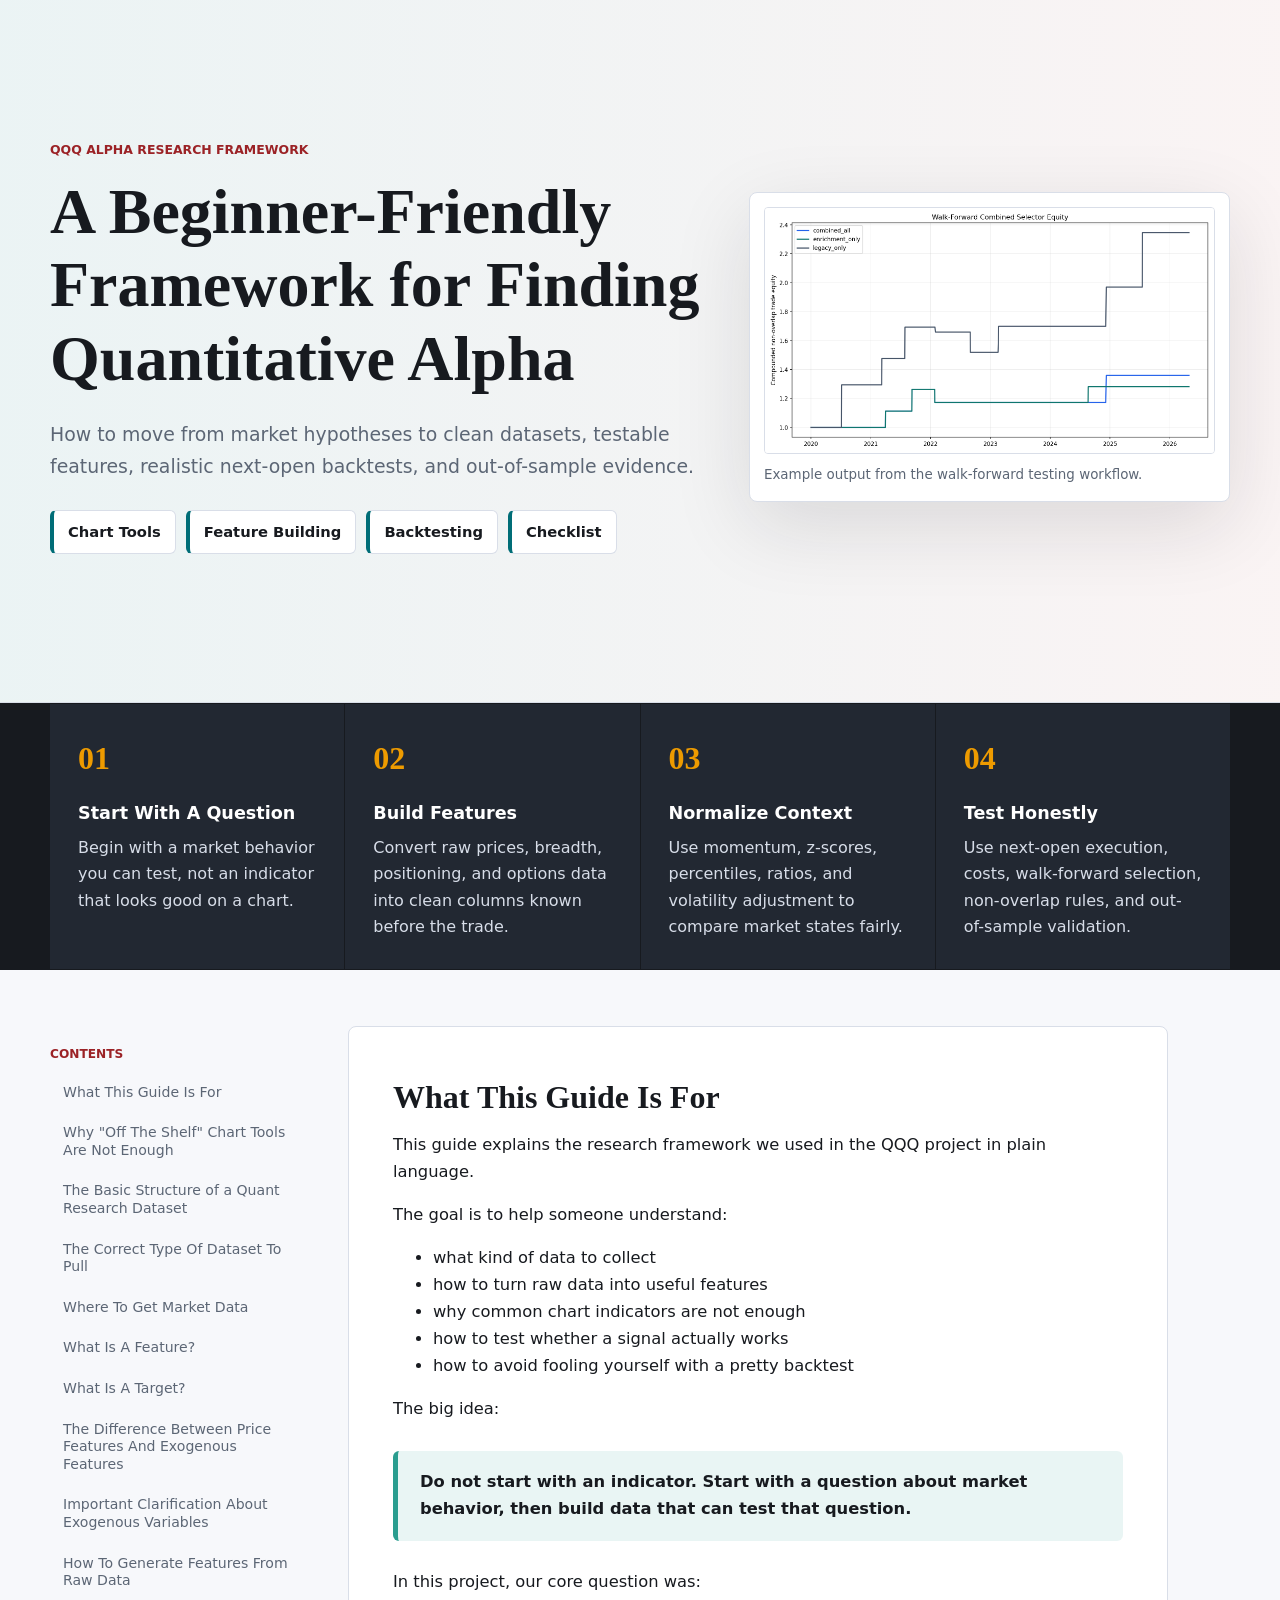
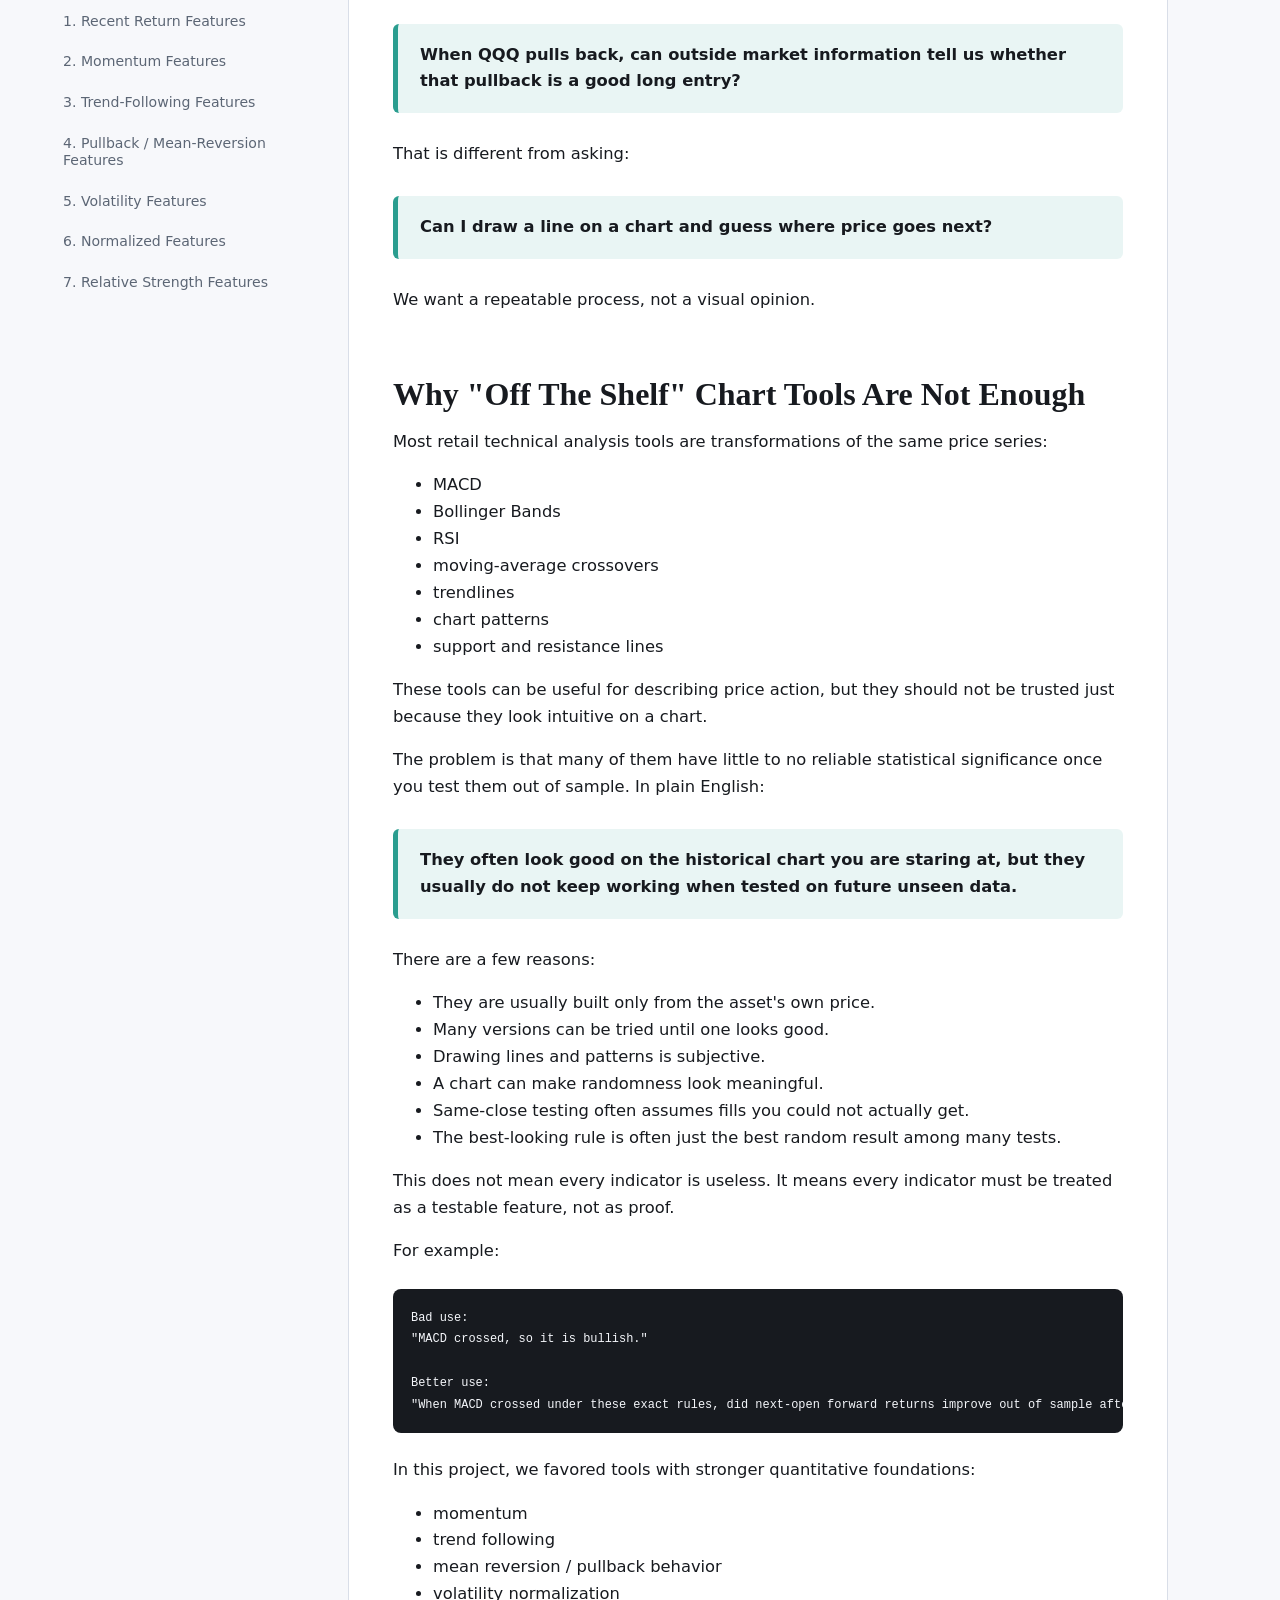
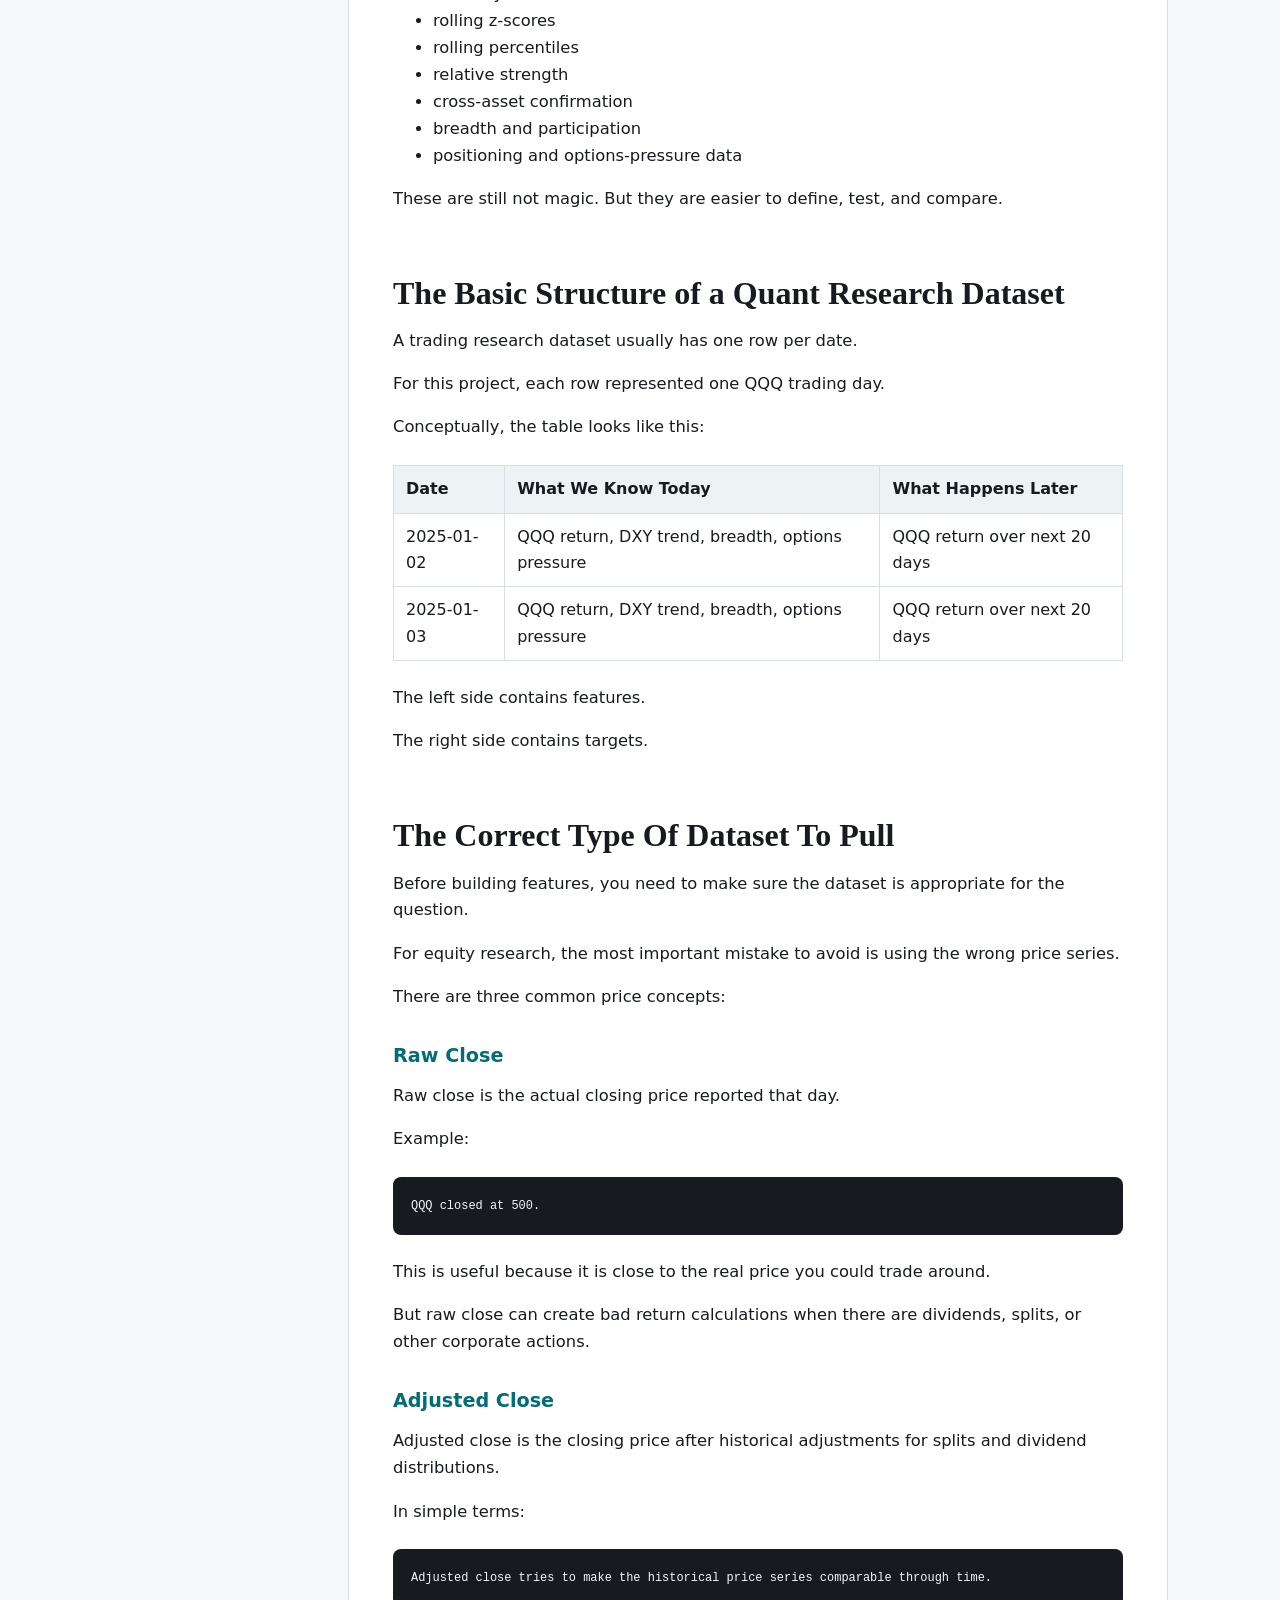
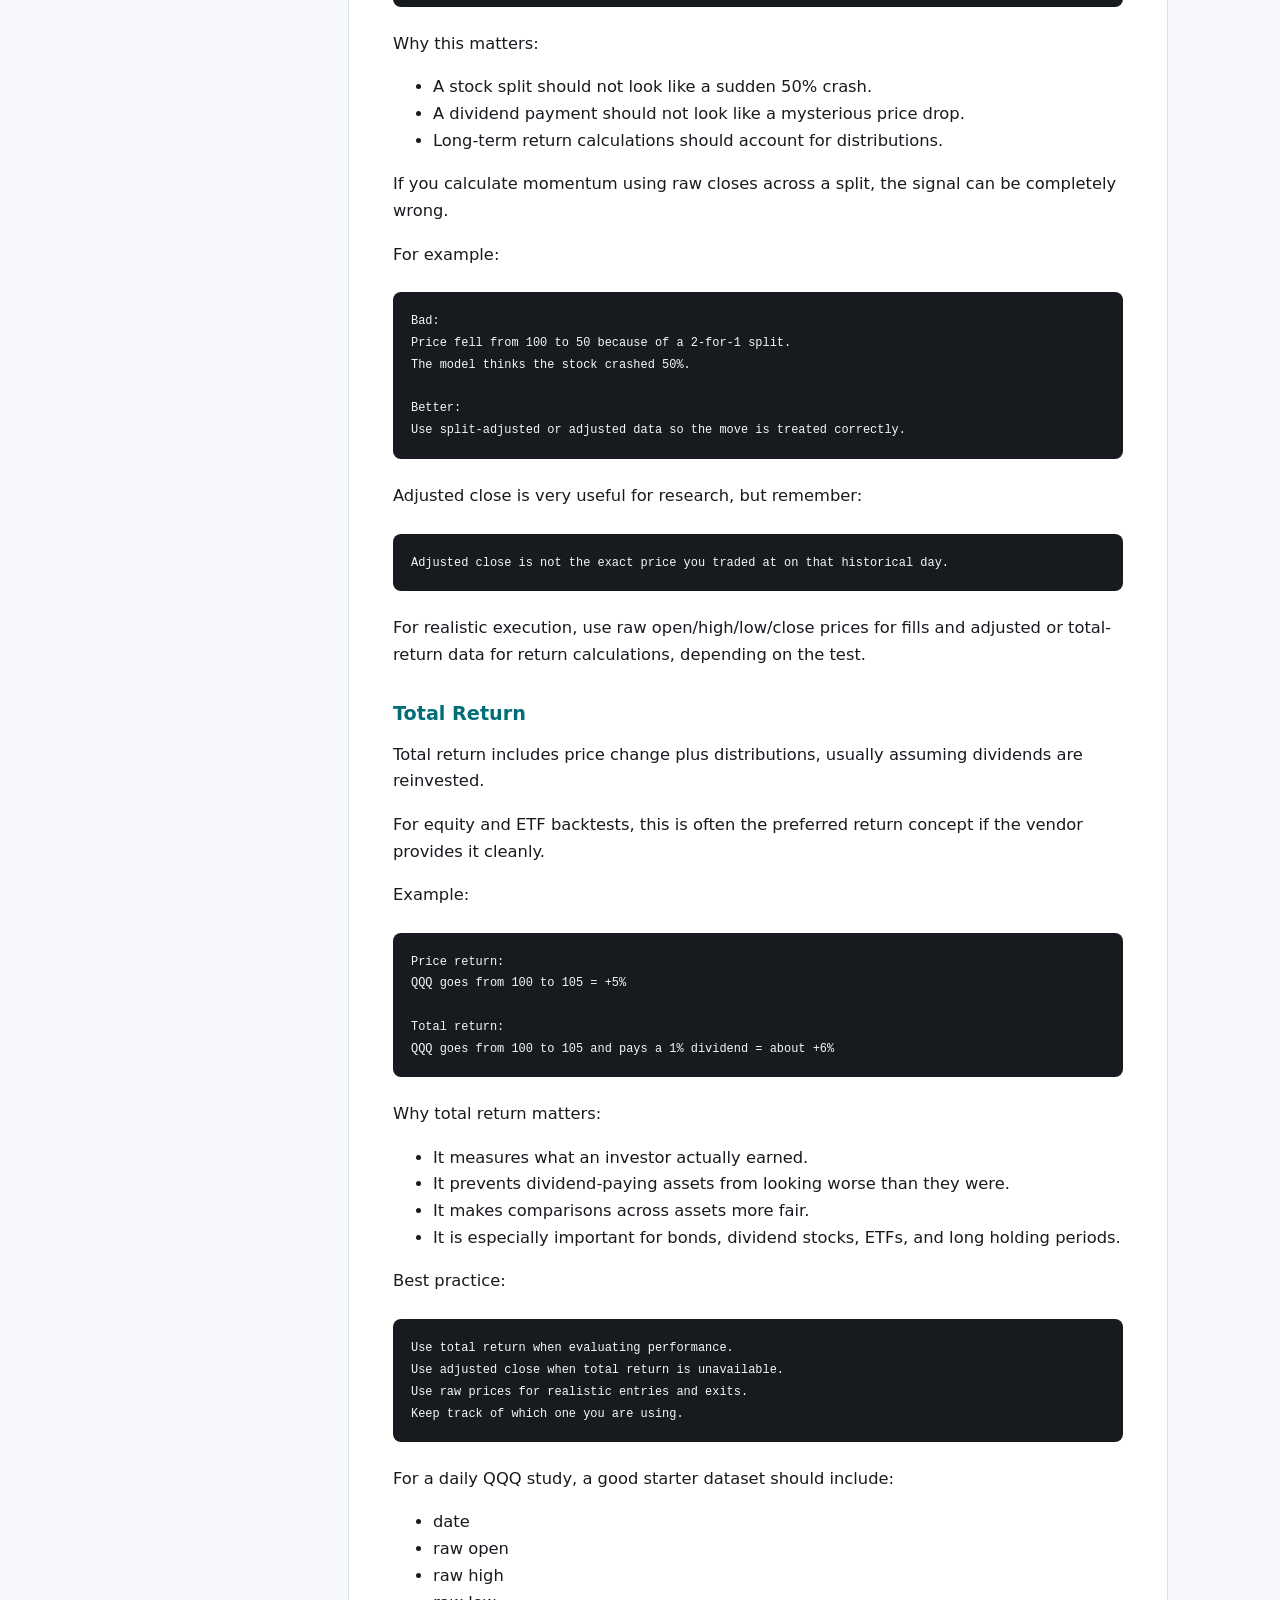
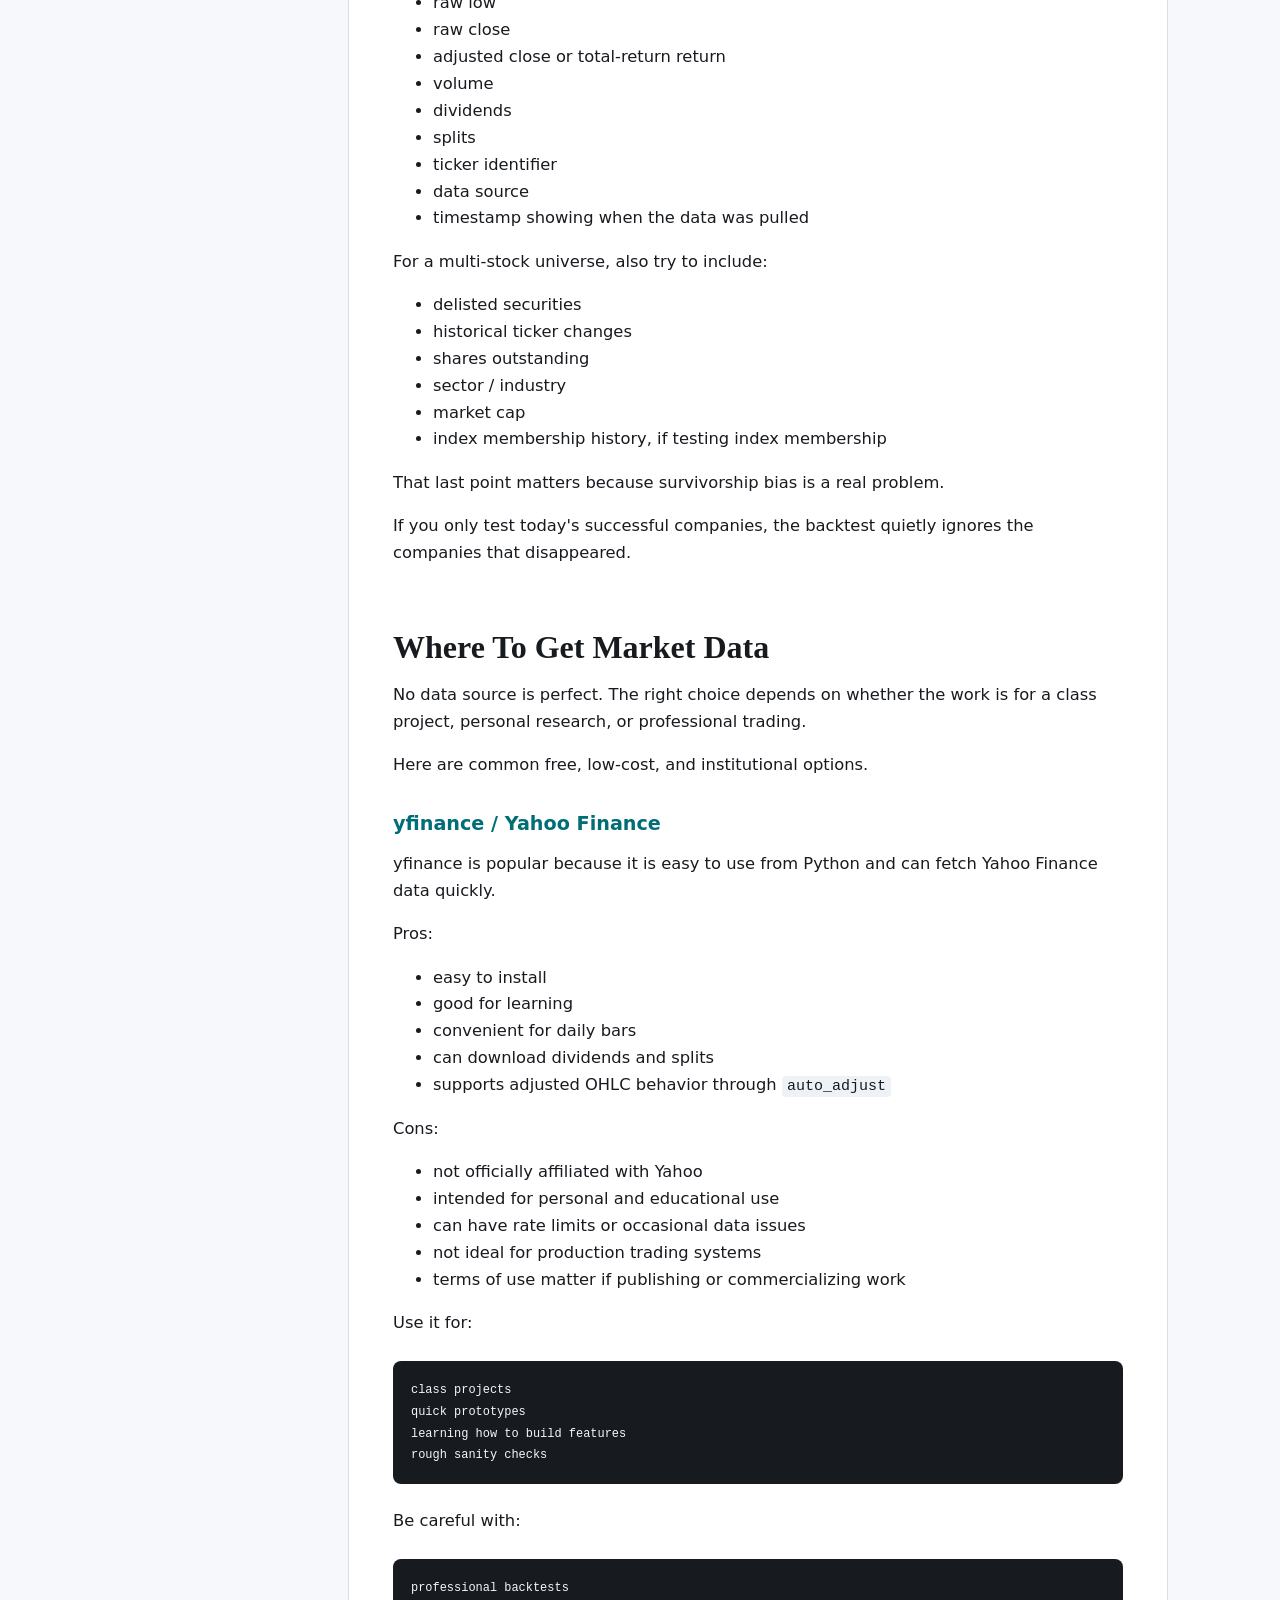
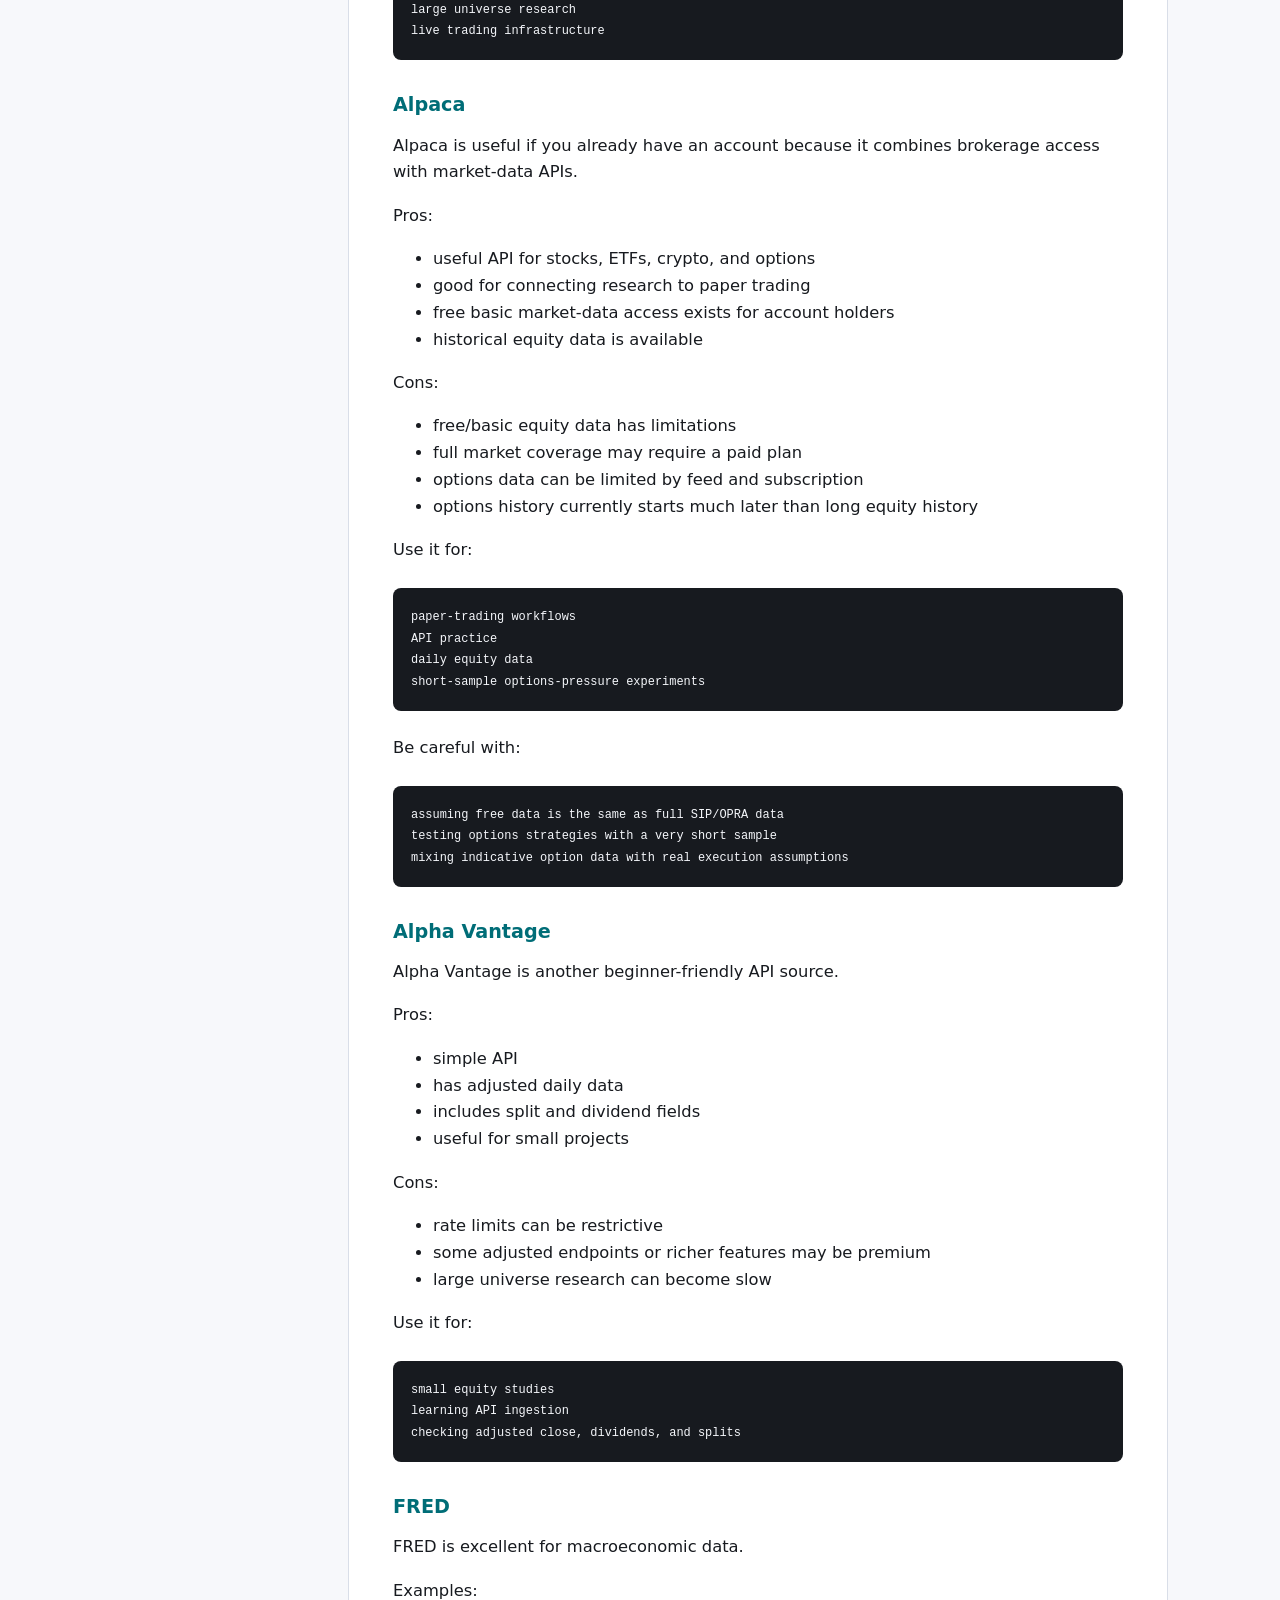
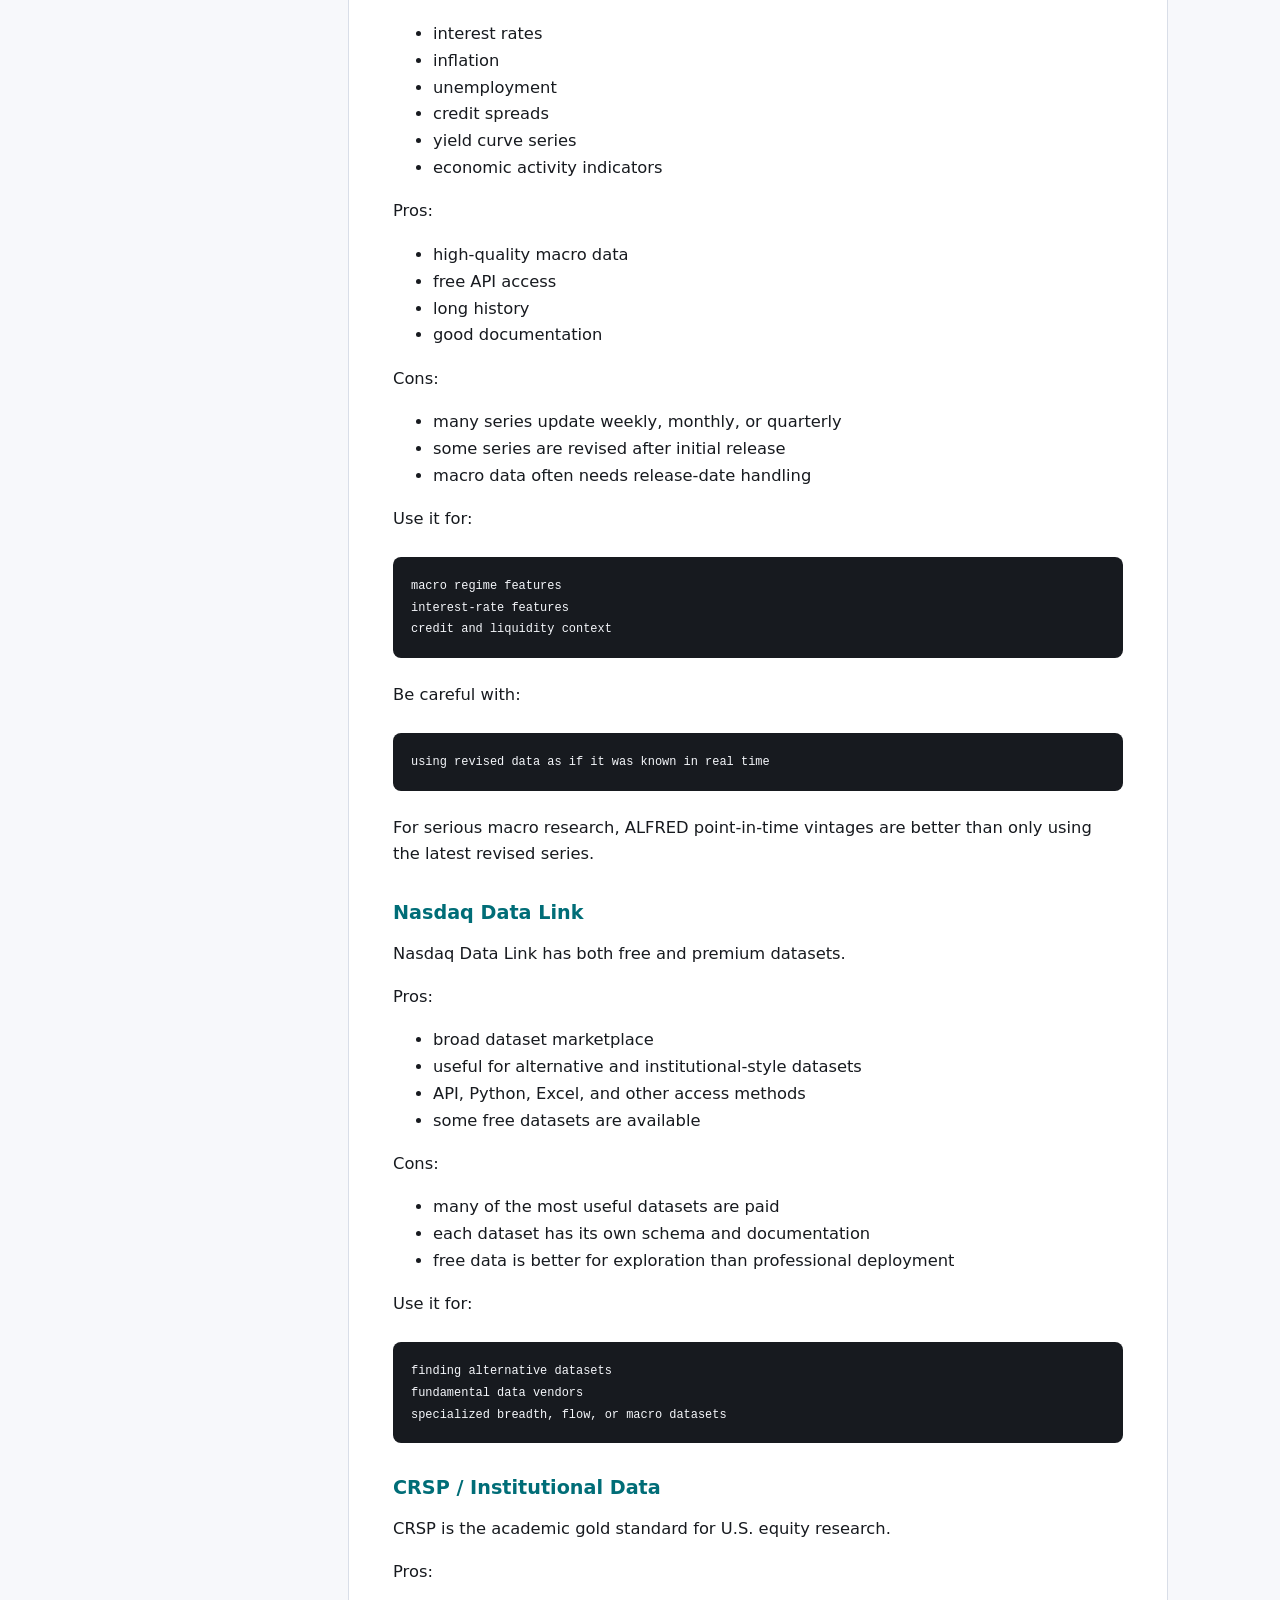
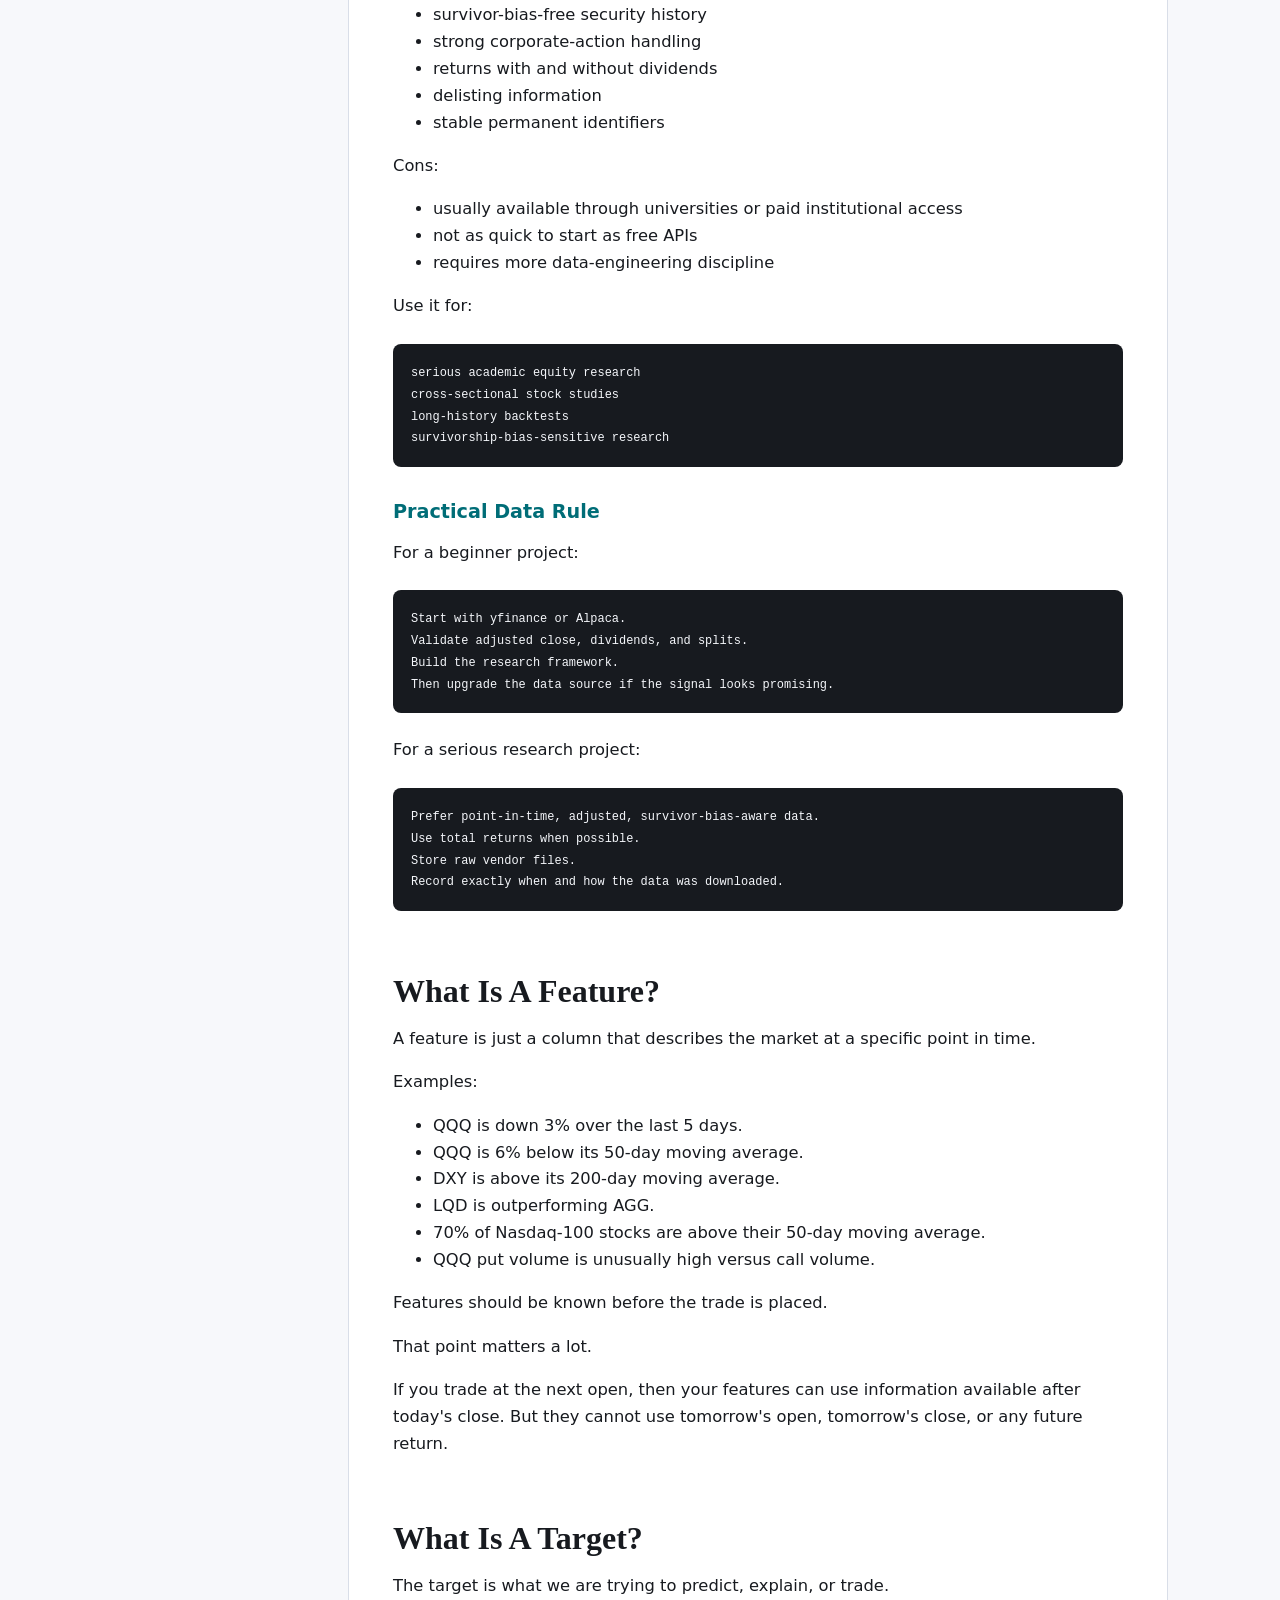
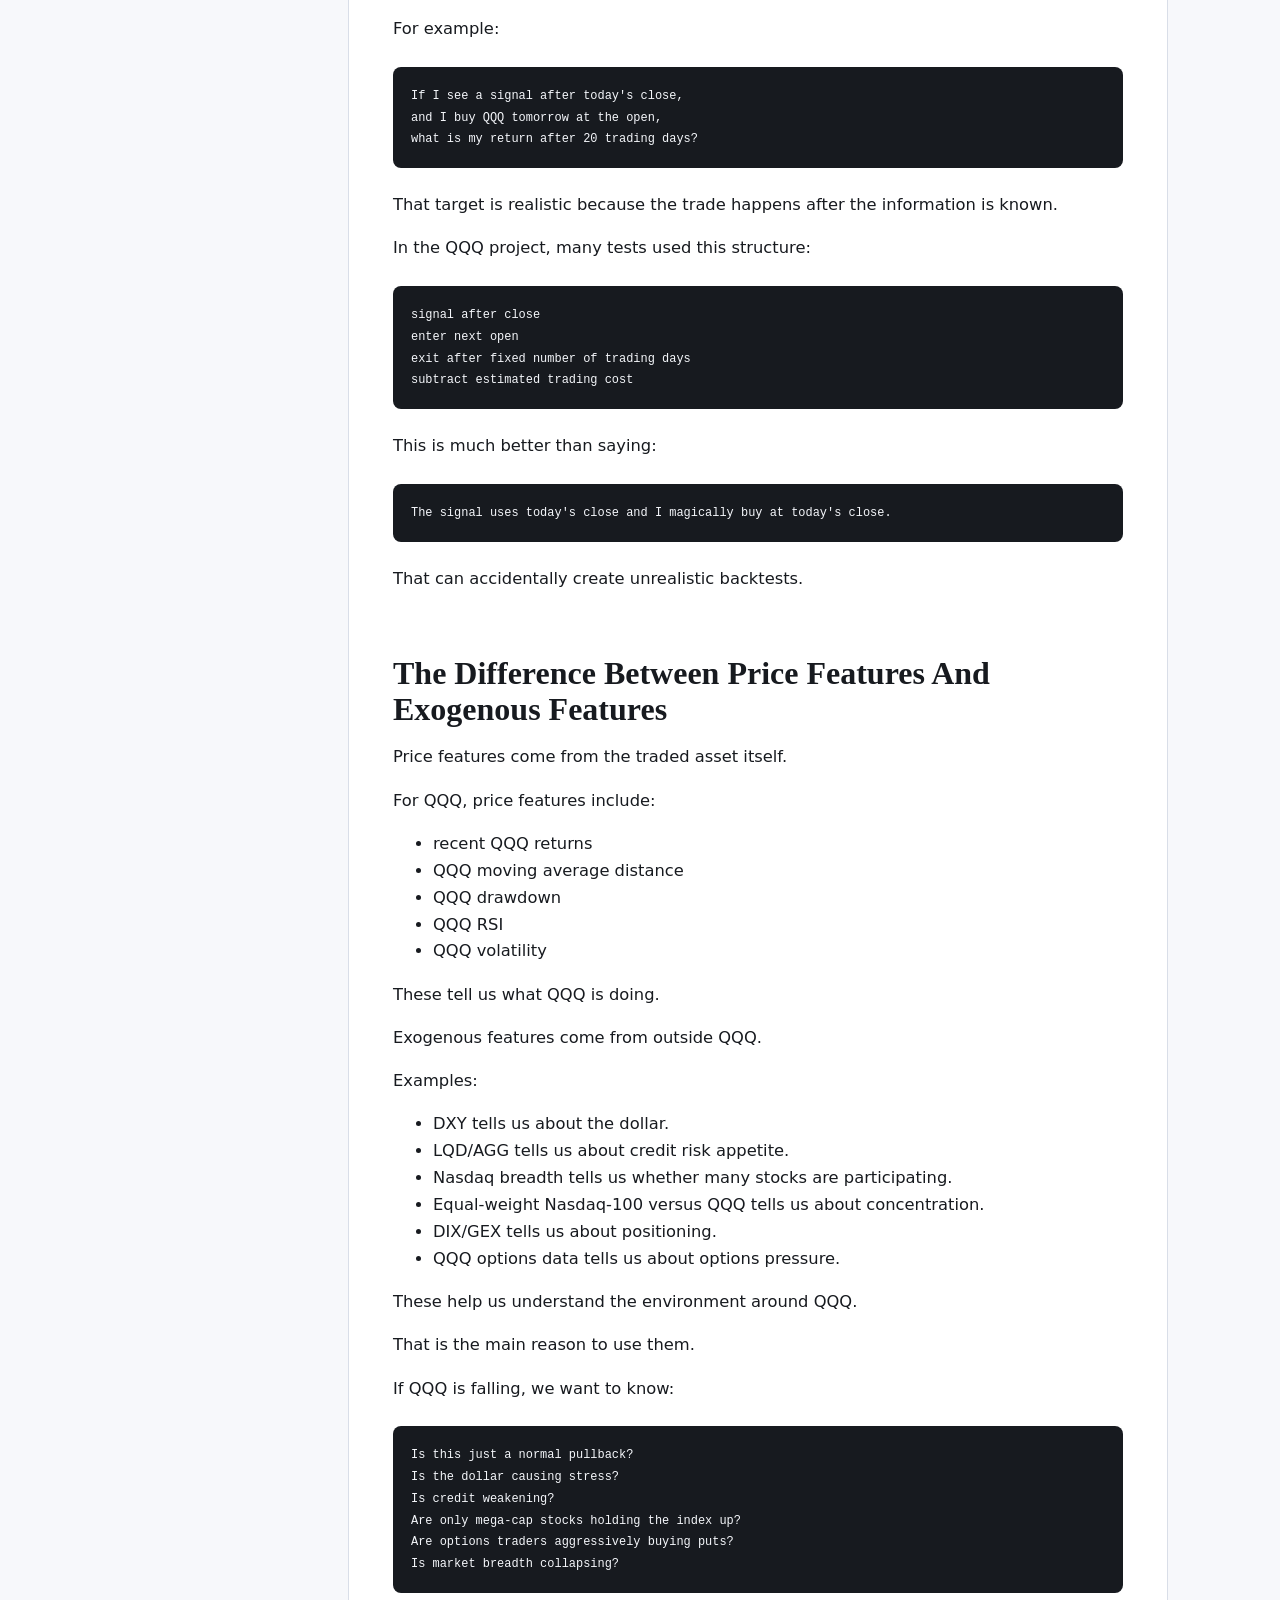
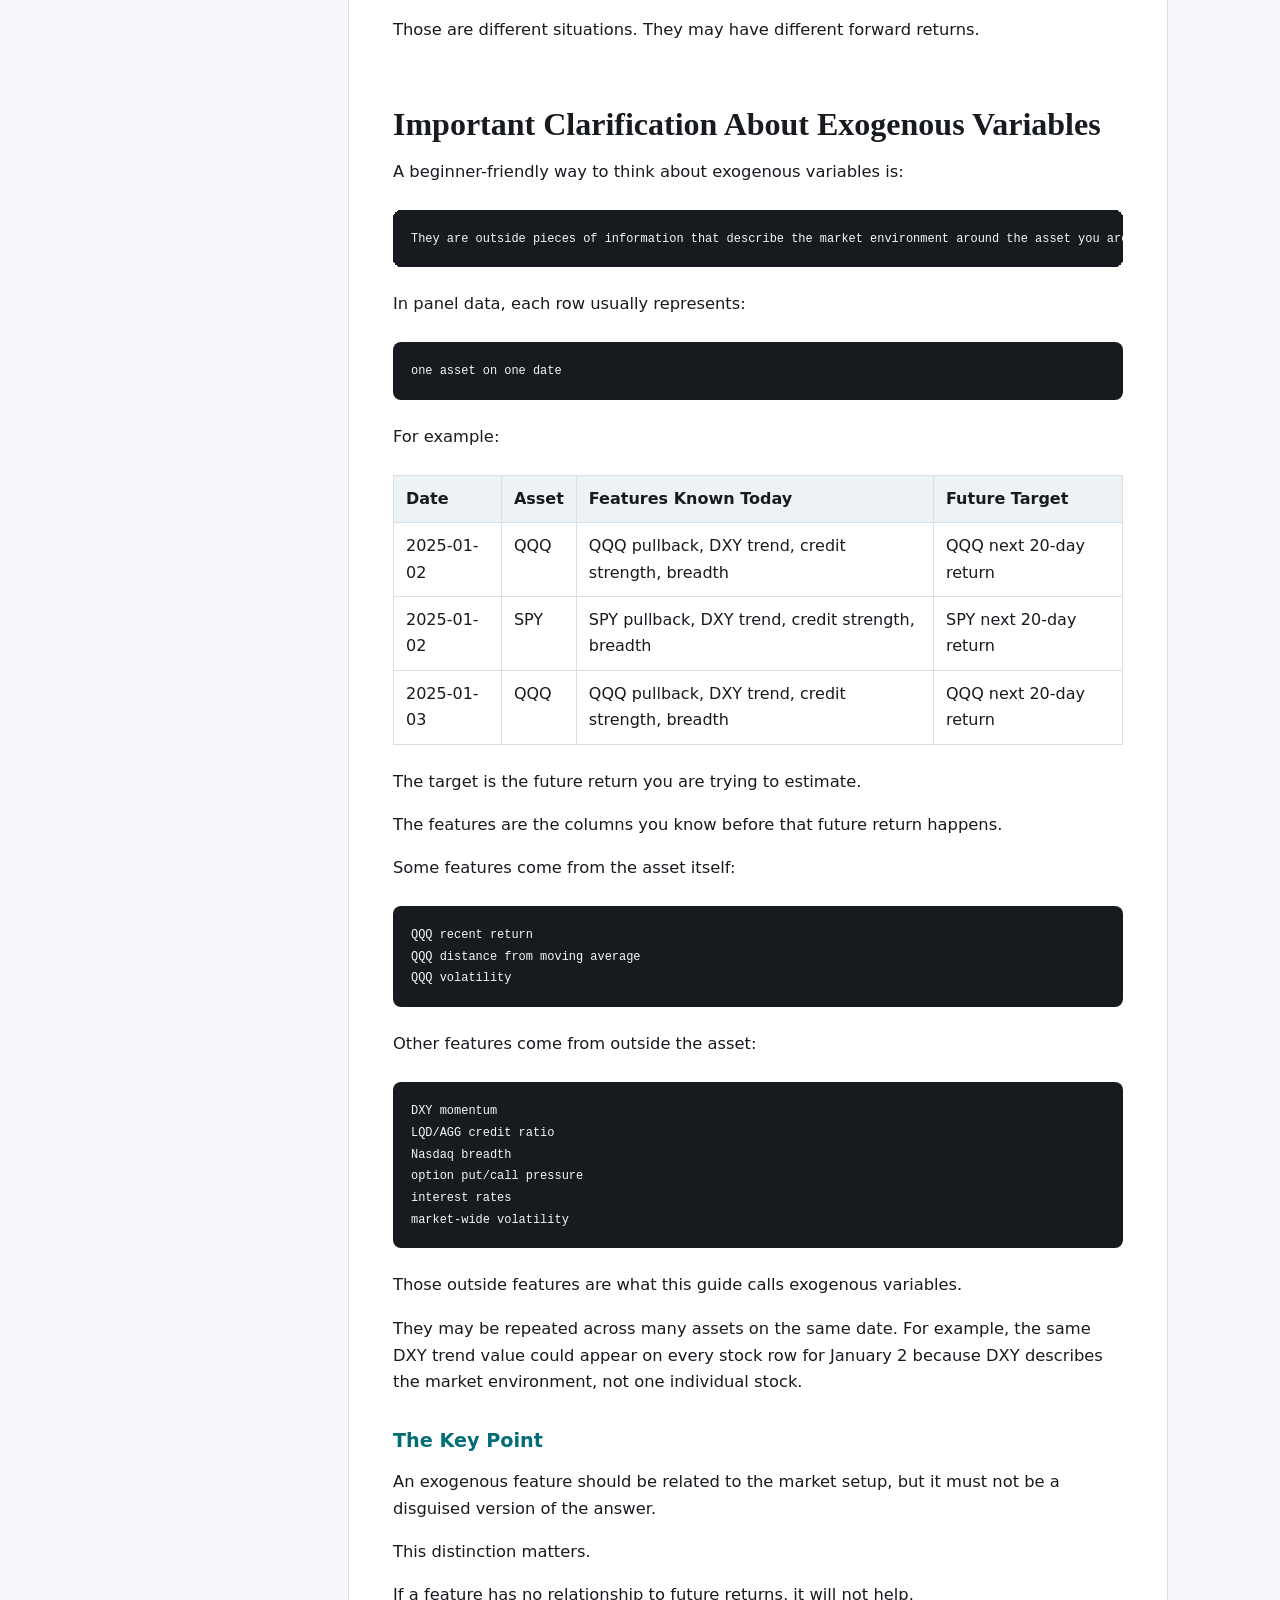
<file: docs/index.html>
<!doctype html>
<html lang="en">
<head>
  <meta charset="utf-8">
  <meta name="viewport" content="width=device-width, initial-scale=1">
  <title>A Beginner-Friendly Framework for Finding Quantitative Alpha</title>
  <meta name="description" content="A class-friendly guide to quantitative alpha research, feature generation, exogenous data, and realistic backtesting.">
  <link rel="stylesheet" href="assets/css/style.css">
</head>
<body>
  <header class="site-hero">
    <div class="hero-inner">
      <div class="hero-copy">
        <p class="eyebrow">QQQ Alpha Research Framework</p>
        <h1>A Beginner-Friendly Framework for Finding Quantitative Alpha</h1>
        <p class="hero-lede">How to move from market hypotheses to clean datasets, testable features, realistic next-open backtests, and out-of-sample evidence.</p>
        <nav class="quick-links" aria-label="Key sections">
          <a href="#why-off-the-shelf-chart-tools-are-not-enough">Chart Tools</a>
          <a href="#how-to-generate-features-from-raw-data">Feature Building</a>
          <a href="#how-backtesting-should-work">Backtesting</a>
          <a href="#practical-checklist">Checklist</a>
        </nav>
      </div>
      <figure class="hero-figure">
        <img src="assets/img/walkforward_equity.png" alt="Walk-forward equity curve from the QQQ combined selector research">
        <figcaption>Example output from the walk-forward testing workflow.</figcaption>
      </figure>
    </div>
  </header>

  <section class="principles" aria-label="Core principles">
    <div class="principles-inner">
      <div>
        <span class="principle-number">01</span>
        <h2>Start With A Question</h2>
        <p>Begin with a market behavior you can test, not an indicator that looks good on a chart.</p>
      </div>
      <div>
        <span class="principle-number">02</span>
        <h2>Build Features</h2>
        <p>Convert raw prices, breadth, positioning, and options data into clean columns known before the trade.</p>
      </div>
      <div>
        <span class="principle-number">03</span>
        <h2>Normalize Context</h2>
        <p>Use momentum, z-scores, percentiles, ratios, and volatility adjustment to compare market states fairly.</p>
      </div>
      <div>
        <span class="principle-number">04</span>
        <h2>Test Honestly</h2>
        <p>Use next-open execution, costs, walk-forward selection, non-overlap rules, and out-of-sample validation.</p>
      </div>
    </div>
  </section>

  <main class="page-shell">
    <aside class="toc-panel" aria-label="Table of contents">
      <p class="toc-title">Contents</p>
      <ol class="toc-list"></ol>
    </aside>
    <article class="article">
      <h2 id="what-this-guide-is-for">What This Guide Is For</h2>
<p>This guide explains the research framework we used in the QQQ project in plain language.</p>
<p>The goal is to help someone understand:</p>
<ul>
<li>what kind of data to collect</li>
<li>how to turn raw data into useful features</li>
<li>why common chart indicators are not enough</li>
<li>how to test whether a signal actually works</li>
<li>how to avoid fooling yourself with a pretty backtest</li>
</ul>
<p>The big idea:</p>
<blockquote>
<p>Do not start with an indicator. Start with a question about market behavior, then build data that can test that question.</p>
</blockquote>
<p>In this project, our core question was:</p>
<blockquote>
<p>When QQQ pulls back, can outside market information tell us whether that pullback is a good long entry?</p>
</blockquote>
<p>That is different from asking:</p>
<blockquote>
<p>Can I draw a line on a chart and guess where price goes next?</p>
</blockquote>
<p>We want a repeatable process, not a visual opinion.</p>
<h2 id="why-off-the-shelf-chart-tools-are-not-enough">Why "Off The Shelf" Chart Tools Are Not Enough</h2>
<p>Most retail technical analysis tools are transformations of the same price series:</p>
<ul>
<li>MACD</li>
<li>Bollinger Bands</li>
<li>RSI</li>
<li>moving-average crossovers</li>
<li>trendlines</li>
<li>chart patterns</li>
<li>support and resistance lines</li>
</ul>
<p>These tools can be useful for describing price action, but they should not be trusted just because they look intuitive on a chart.</p>
<p>The problem is that many of them have little to no reliable statistical significance once you test them out of sample. In plain English:</p>
<blockquote>
<p>They often look good on the historical chart you are staring at, but they usually do not keep working when tested on future unseen data.</p>
</blockquote>
<p>There are a few reasons:</p>
<ul>
<li>They are usually built only from the asset's own price.</li>
<li>Many versions can be tried until one looks good.</li>
<li>Drawing lines and patterns is subjective.</li>
<li>A chart can make randomness look meaningful.</li>
<li>Same-close testing often assumes fills you could not actually get.</li>
<li>The best-looking rule is often just the best random result among many tests.</li>
</ul>
<p>This does not mean every indicator is useless. It means every indicator must be treated as a testable feature, not as proof.</p>
<p>For example:</p>
<pre><code class="language-text">Bad use:
&quot;MACD crossed, so it is bullish.&quot;

Better use:
&quot;When MACD crossed under these exact rules, did next-open forward returns improve out of sample after costs?&quot;
</code></pre>
<p>In this project, we favored tools with stronger quantitative foundations:</p>
<ul>
<li>momentum</li>
<li>trend following</li>
<li>mean reversion / pullback behavior</li>
<li>volatility normalization</li>
<li>rolling z-scores</li>
<li>rolling percentiles</li>
<li>relative strength</li>
<li>cross-asset confirmation</li>
<li>breadth and participation</li>
<li>positioning and options-pressure data</li>
</ul>
<p>These are still not magic. But they are easier to define, test, and compare.</p>
<h2 id="the-basic-structure-of-a-quant-research-dataset">The Basic Structure of a Quant Research Dataset</h2>
<p>A trading research dataset usually has one row per date.</p>
<p>For this project, each row represented one QQQ trading day.</p>
<p>Conceptually, the table looks like this:</p>
<table>
<thead>
<tr>
<th>Date</th>
<th>What We Know Today</th>
<th>What Happens Later</th>
</tr>
</thead>
<tbody>
<tr>
<td>2025-01-02</td>
<td>QQQ return, DXY trend, breadth, options pressure</td>
<td>QQQ return over next 20 days</td>
</tr>
<tr>
<td>2025-01-03</td>
<td>QQQ return, DXY trend, breadth, options pressure</td>
<td>QQQ return over next 20 days</td>
</tr>
</tbody>
</table>
<p>The left side contains features.</p>
<p>The right side contains targets.</p>
<h2 id="the-correct-type-of-dataset-to-pull">The Correct Type Of Dataset To Pull</h2>
<p>Before building features, you need to make sure the dataset is appropriate for the question.</p>
<p>For equity research, the most important mistake to avoid is using the wrong price series.</p>
<p>There are three common price concepts:</p>
<h3 id="raw-close">Raw Close</h3>
<p>Raw close is the actual closing price reported that day.</p>
<p>Example:</p>
<pre><code class="language-text">QQQ closed at 500.
</code></pre>
<p>This is useful because it is close to the real price you could trade around.</p>
<p>But raw close can create bad return calculations when there are dividends, splits, or other corporate actions.</p>
<h3 id="adjusted-close">Adjusted Close</h3>
<p>Adjusted close is the closing price after historical adjustments for splits and dividend distributions.</p>
<p>In simple terms:</p>
<pre><code class="language-text">Adjusted close tries to make the historical price series comparable through time.
</code></pre>
<p>Why this matters:</p>
<ul>
<li>A stock split should not look like a sudden 50% crash.</li>
<li>A dividend payment should not look like a mysterious price drop.</li>
<li>Long-term return calculations should account for distributions.</li>
</ul>
<p>If you calculate momentum using raw closes across a split, the signal can be completely wrong.</p>
<p>For example:</p>
<pre><code class="language-text">Bad:
Price fell from 100 to 50 because of a 2-for-1 split.
The model thinks the stock crashed 50%.

Better:
Use split-adjusted or adjusted data so the move is treated correctly.
</code></pre>
<p>Adjusted close is very useful for research, but remember:</p>
<pre><code class="language-text">Adjusted close is not the exact price you traded at on that historical day.
</code></pre>
<p>For realistic execution, use raw open/high/low/close prices for fills and adjusted or total-return data for return calculations, depending on the test.</p>
<h3 id="total-return">Total Return</h3>
<p>Total return includes price change plus distributions, usually assuming dividends are reinvested.</p>
<p>For equity and ETF backtests, this is often the preferred return concept if the vendor provides it cleanly.</p>
<p>Example:</p>
<pre><code class="language-text">Price return:
QQQ goes from 100 to 105 = +5%

Total return:
QQQ goes from 100 to 105 and pays a 1% dividend = about +6%
</code></pre>
<p>Why total return matters:</p>
<ul>
<li>It measures what an investor actually earned.</li>
<li>It prevents dividend-paying assets from looking worse than they were.</li>
<li>It makes comparisons across assets more fair.</li>
<li>It is especially important for bonds, dividend stocks, ETFs, and long holding periods.</li>
</ul>
<p>Best practice:</p>
<pre><code class="language-text">Use total return when evaluating performance.
Use adjusted close when total return is unavailable.
Use raw prices for realistic entries and exits.
Keep track of which one you are using.
</code></pre>
<p>For a daily QQQ study, a good starter dataset should include:</p>
<ul>
<li>date</li>
<li>raw open</li>
<li>raw high</li>
<li>raw low</li>
<li>raw close</li>
<li>adjusted close or total-return return</li>
<li>volume</li>
<li>dividends</li>
<li>splits</li>
<li>ticker identifier</li>
<li>data source</li>
<li>timestamp showing when the data was pulled</li>
</ul>
<p>For a multi-stock universe, also try to include:</p>
<ul>
<li>delisted securities</li>
<li>historical ticker changes</li>
<li>shares outstanding</li>
<li>sector / industry</li>
<li>market cap</li>
<li>index membership history, if testing index membership</li>
</ul>
<p>That last point matters because survivorship bias is a real problem.</p>
<p>If you only test today's successful companies, the backtest quietly ignores the companies that disappeared.</p>
<h2 id="where-to-get-market-data">Where To Get Market Data</h2>
<p>No data source is perfect. The right choice depends on whether the work is for a class project, personal research, or professional trading.</p>
<p>Here are common free, low-cost, and institutional options.</p>
<h3 id="yfinance-yahoo-finance">yfinance / Yahoo Finance</h3>
<p>yfinance is popular because it is easy to use from Python and can fetch Yahoo Finance data quickly.</p>
<p>Pros:</p>
<ul>
<li>easy to install</li>
<li>good for learning</li>
<li>convenient for daily bars</li>
<li>can download dividends and splits</li>
<li>supports adjusted OHLC behavior through <code>auto_adjust</code></li>
</ul>
<p>Cons:</p>
<ul>
<li>not officially affiliated with Yahoo</li>
<li>intended for personal and educational use</li>
<li>can have rate limits or occasional data issues</li>
<li>not ideal for production trading systems</li>
<li>terms of use matter if publishing or commercializing work</li>
</ul>
<p>Use it for:</p>
<pre><code class="language-text">class projects
quick prototypes
learning how to build features
rough sanity checks
</code></pre>
<p>Be careful with:</p>
<pre><code class="language-text">professional backtests
large universe research
live trading infrastructure
</code></pre>
<h3 id="alpaca">Alpaca</h3>
<p>Alpaca is useful if you already have an account because it combines brokerage access with market-data APIs.</p>
<p>Pros:</p>
<ul>
<li>useful API for stocks, ETFs, crypto, and options</li>
<li>good for connecting research to paper trading</li>
<li>free basic market-data access exists for account holders</li>
<li>historical equity data is available</li>
</ul>
<p>Cons:</p>
<ul>
<li>free/basic equity data has limitations</li>
<li>full market coverage may require a paid plan</li>
<li>options data can be limited by feed and subscription</li>
<li>options history currently starts much later than long equity history</li>
</ul>
<p>Use it for:</p>
<pre><code class="language-text">paper-trading workflows
API practice
daily equity data
short-sample options-pressure experiments
</code></pre>
<p>Be careful with:</p>
<pre><code class="language-text">assuming free data is the same as full SIP/OPRA data
testing options strategies with a very short sample
mixing indicative option data with real execution assumptions
</code></pre>
<h3 id="alpha-vantage">Alpha Vantage</h3>
<p>Alpha Vantage is another beginner-friendly API source.</p>
<p>Pros:</p>
<ul>
<li>simple API</li>
<li>has adjusted daily data</li>
<li>includes split and dividend fields</li>
<li>useful for small projects</li>
</ul>
<p>Cons:</p>
<ul>
<li>rate limits can be restrictive</li>
<li>some adjusted endpoints or richer features may be premium</li>
<li>large universe research can become slow</li>
</ul>
<p>Use it for:</p>
<pre><code class="language-text">small equity studies
learning API ingestion
checking adjusted close, dividends, and splits
</code></pre>
<h3 id="fred">FRED</h3>
<p>FRED is excellent for macroeconomic data.</p>
<p>Examples:</p>
<ul>
<li>interest rates</li>
<li>inflation</li>
<li>unemployment</li>
<li>credit spreads</li>
<li>yield curve series</li>
<li>economic activity indicators</li>
</ul>
<p>Pros:</p>
<ul>
<li>high-quality macro data</li>
<li>free API access</li>
<li>long history</li>
<li>good documentation</li>
</ul>
<p>Cons:</p>
<ul>
<li>many series update weekly, monthly, or quarterly</li>
<li>some series are revised after initial release</li>
<li>macro data often needs release-date handling</li>
</ul>
<p>Use it for:</p>
<pre><code class="language-text">macro regime features
interest-rate features
credit and liquidity context
</code></pre>
<p>Be careful with:</p>
<pre><code class="language-text">using revised data as if it was known in real time
</code></pre>
<p>For serious macro research, ALFRED point-in-time vintages are better than only using the latest revised series.</p>
<h3 id="nasdaq-data-link">Nasdaq Data Link</h3>
<p>Nasdaq Data Link has both free and premium datasets.</p>
<p>Pros:</p>
<ul>
<li>broad dataset marketplace</li>
<li>useful for alternative and institutional-style datasets</li>
<li>API, Python, Excel, and other access methods</li>
<li>some free datasets are available</li>
</ul>
<p>Cons:</p>
<ul>
<li>many of the most useful datasets are paid</li>
<li>each dataset has its own schema and documentation</li>
<li>free data is better for exploration than professional deployment</li>
</ul>
<p>Use it for:</p>
<pre><code class="language-text">finding alternative datasets
fundamental data vendors
specialized breadth, flow, or macro datasets
</code></pre>
<h3 id="crsp-institutional-data">CRSP / Institutional Data</h3>
<p>CRSP is the academic gold standard for U.S. equity research.</p>
<p>Pros:</p>
<ul>
<li>survivor-bias-free security history</li>
<li>strong corporate-action handling</li>
<li>returns with and without dividends</li>
<li>delisting information</li>
<li>stable permanent identifiers</li>
</ul>
<p>Cons:</p>
<ul>
<li>usually available through universities or paid institutional access</li>
<li>not as quick to start as free APIs</li>
<li>requires more data-engineering discipline</li>
</ul>
<p>Use it for:</p>
<pre><code class="language-text">serious academic equity research
cross-sectional stock studies
long-history backtests
survivorship-bias-sensitive research
</code></pre>
<h3 id="practical-data-rule">Practical Data Rule</h3>
<p>For a beginner project:</p>
<pre><code class="language-text">Start with yfinance or Alpaca.
Validate adjusted close, dividends, and splits.
Build the research framework.
Then upgrade the data source if the signal looks promising.
</code></pre>
<p>For a serious research project:</p>
<pre><code class="language-text">Prefer point-in-time, adjusted, survivor-bias-aware data.
Use total returns when possible.
Store raw vendor files.
Record exactly when and how the data was downloaded.
</code></pre>
<h2 id="what-is-a-feature">What Is A Feature?</h2>
<p>A feature is just a column that describes the market at a specific point in time.</p>
<p>Examples:</p>
<ul>
<li>QQQ is down 3% over the last 5 days.</li>
<li>QQQ is 6% below its 50-day moving average.</li>
<li>DXY is above its 200-day moving average.</li>
<li>LQD is outperforming AGG.</li>
<li>70% of Nasdaq-100 stocks are above their 50-day moving average.</li>
<li>QQQ put volume is unusually high versus call volume.</li>
</ul>
<p>Features should be known before the trade is placed.</p>
<p>That point matters a lot.</p>
<p>If you trade at the next open, then your features can use information available after today's close. But they cannot use tomorrow's open, tomorrow's close, or any future return.</p>
<h2 id="what-is-a-target">What Is A Target?</h2>
<p>The target is what we are trying to predict, explain, or trade.</p>
<p>For example:</p>
<pre><code class="language-text">If I see a signal after today's close,
and I buy QQQ tomorrow at the open,
what is my return after 20 trading days?
</code></pre>
<p>That target is realistic because the trade happens after the information is known.</p>
<p>In the QQQ project, many tests used this structure:</p>
<pre><code class="language-text">signal after close
enter next open
exit after fixed number of trading days
subtract estimated trading cost
</code></pre>
<p>This is much better than saying:</p>
<pre><code class="language-text">The signal uses today's close and I magically buy at today's close.
</code></pre>
<p>That can accidentally create unrealistic backtests.</p>
<h2 id="the-difference-between-price-features-and-exogenous-features">The Difference Between Price Features And Exogenous Features</h2>
<p>Price features come from the traded asset itself.</p>
<p>For QQQ, price features include:</p>
<ul>
<li>recent QQQ returns</li>
<li>QQQ moving average distance</li>
<li>QQQ drawdown</li>
<li>QQQ RSI</li>
<li>QQQ volatility</li>
</ul>
<p>These tell us what QQQ is doing.</p>
<p>Exogenous features come from outside QQQ.</p>
<p>Examples:</p>
<ul>
<li>DXY tells us about the dollar.</li>
<li>LQD/AGG tells us about credit risk appetite.</li>
<li>Nasdaq breadth tells us whether many stocks are participating.</li>
<li>Equal-weight Nasdaq-100 versus QQQ tells us about concentration.</li>
<li>DIX/GEX tells us about positioning.</li>
<li>QQQ options data tells us about options pressure.</li>
</ul>
<p>These help us understand the environment around QQQ.</p>
<p>That is the main reason to use them.</p>
<p>If QQQ is falling, we want to know:</p>
<pre><code class="language-text">Is this just a normal pullback?
Is the dollar causing stress?
Is credit weakening?
Are only mega-cap stocks holding the index up?
Are options traders aggressively buying puts?
Is market breadth collapsing?
</code></pre>
<p>Those are different situations. They may have different forward returns.</p>
<h2 id="important-clarification-about-exogenous-variables">Important Clarification About Exogenous Variables</h2>
<p>A beginner-friendly way to think about exogenous variables is:</p>
<pre><code class="language-text">They are outside pieces of information that describe the market environment around the asset you are trying to trade.
</code></pre>
<p>In panel data, each row usually represents:</p>
<pre><code class="language-text">one asset on one date
</code></pre>
<p>For example:</p>
<table>
<thead>
<tr>
<th>Date</th>
<th>Asset</th>
<th>Features Known Today</th>
<th>Future Target</th>
</tr>
</thead>
<tbody>
<tr>
<td>2025-01-02</td>
<td>QQQ</td>
<td>QQQ pullback, DXY trend, credit strength, breadth</td>
<td>QQQ next 20-day return</td>
</tr>
<tr>
<td>2025-01-02</td>
<td>SPY</td>
<td>SPY pullback, DXY trend, credit strength, breadth</td>
<td>SPY next 20-day return</td>
</tr>
<tr>
<td>2025-01-03</td>
<td>QQQ</td>
<td>QQQ pullback, DXY trend, credit strength, breadth</td>
<td>QQQ next 20-day return</td>
</tr>
</tbody>
</table>
<p>The target is the future return you are trying to estimate.</p>
<p>The features are the columns you know before that future return happens.</p>
<p>Some features come from the asset itself:</p>
<pre><code class="language-text">QQQ recent return
QQQ distance from moving average
QQQ volatility
</code></pre>
<p>Other features come from outside the asset:</p>
<pre><code class="language-text">DXY momentum
LQD/AGG credit ratio
Nasdaq breadth
option put/call pressure
interest rates
market-wide volatility
</code></pre>
<p>Those outside features are what this guide calls exogenous variables.</p>
<p>They may be repeated across many assets on the same date. For example, the same DXY trend value could appear on every stock row for January 2 because DXY describes the market environment, not one individual stock.</p>
<h3 id="the-key-point">The Key Point</h3>
<p>An exogenous feature should be related to the market setup, but it must not be a disguised version of the answer.</p>
<p>This distinction matters.</p>
<p>If a feature has no relationship to future returns, it will not help.</p>
<p>So we do want features that might have predictive information.</p>
<p>But we do not want features that cheat by using the future target, revised data, or information that would not have been available at the decision time.</p>
<p>In plain English:</p>
<pre><code class="language-text">Good:
This feature tells me something about the market environment before I trade.

Bad:
This feature secretly contains information from after I trade.
</code></pre>
<p>For example:</p>
<pre><code class="language-text">Bad:
Using tomorrow's QQQ return as a feature.

Bad:
Using data that was revised later but pretending it was known today.

Bad:
Using today's option volume to trade at a price before that option volume was known.
</code></pre>
<p>Better:</p>
<pre><code class="language-text">DXY trend known by today's close.
LQD/AGG relative strength known by today's close.
Breadth data available by today's close.
Option pressure calculated after the option market closes, then traded next open.
</code></pre>
<h3 id="a-useful-test">A Useful Test</h3>
<p>Before using any exogenous variable, ask:</p>
<ol>
<li>What market condition does this variable represent?</li>
<li>Was it known before the trade decision?</li>
<li>Is it measured at the same date and frequency as the target?</li>
<li>Does it need to be lagged because it is published later?</li>
<li>Is it a real outside variable, or just the future return in disguise?</li>
<li>Does the relationship make economic sense?</li>
</ol>
<p>For QQQ pullback research, a good exogenous question is:</p>
<pre><code class="language-text">When QQQ is weak, does the outside market environment tell us whether that weakness is buyable?
</code></pre>
<p>Examples:</p>
<pre><code class="language-text">QQQ is weak, but credit markets are stable.
QQQ is weak, but breadth is improving.
QQQ is weak, but DXY is not breaking higher.
QQQ is weak, but options pressure is unusually one-sided.
</code></pre>
<p>The exogenous variable is not the trade by itself.</p>
<p>It is context that helps decide whether the setup is attractive.</p>
<h2 id="how-to-generate-features-from-raw-data">How To Generate Features From Raw Data</h2>
<p>This is the most important part. Raw data is rarely useful by itself. You usually need to turn it into features.</p>
<p>Below are the main feature types we used.</p>
<h2 id="1-recent-return-features">1. Recent Return Features</h2>
<p>Start with price.</p>
<p>Suppose QQQ has a closing price each day.</p>
<p>A 5-day return asks:</p>
<pre><code class="language-text">How much has QQQ moved over the last 5 trading days?
</code></pre>
<p>Formula:</p>
<pre><code class="language-text">5-day return = close today / close 5 days ago - 1
</code></pre>
<p>Useful windows:</p>
<ul>
<li>1 day</li>
<li>3 days</li>
<li>5 days</li>
<li>10 days</li>
<li>20 days</li>
<li>63 days</li>
<li>126 days</li>
<li>252 days</li>
</ul>
<p>Why these windows?</p>
<ul>
<li>1-5 days capture short-term moves.</li>
<li>20 days is about one trading month.</li>
<li>63 days is about one quarter.</li>
<li>252 days is about one trading year.</li>
</ul>
<p>In the project, these features helped define whether QQQ was pulling back, trending, or deeply oversold.</p>
<h2 id="2-momentum-features">2. Momentum Features</h2>
<p>Momentum asks:</p>
<pre><code class="language-text">Has this asset been moving persistently in one direction?
</code></pre>
<p>Example:</p>
<pre><code class="language-text">DXY 252-day momentum = DXY close today / DXY close 252 days ago - 1
</code></pre>
<p>A positive value means DXY is up over the last year.</p>
<p>Momentum can be used on:</p>
<ul>
<li>QQQ</li>
<li>SPY</li>
<li>DXY</li>
<li>AGG</li>
<li>LQD</li>
<li>gold</li>
<li>oil</li>
<li>volatility indexes</li>
</ul>
<p>Momentum is one of the better-known quantitative effects. It is not guaranteed, but it is much more testable than a hand-drawn trendline.</p>
<h2 id="3-trend-following-features">3. Trend-Following Features</h2>
<p>Trend following asks:</p>
<pre><code class="language-text">Is price above or below a moving average?
</code></pre>
<p>Example:</p>
<pre><code class="language-text">QQQ above 200-day moving average = 1 if QQQ close &gt; 200-day average, else 0
</code></pre>
<p>Another version:</p>
<pre><code class="language-text">distance from moving average = close / moving average - 1
</code></pre>
<p>If QQQ is 8% below its 200-day average:</p>
<pre><code class="language-text">distance = -0.08
</code></pre>
<p>This gives a clean numeric feature rather than a vague chart impression.</p>
<h2 id="4-pullback-mean-reversion-features">4. Pullback / Mean-Reversion Features</h2>
<p>A pullback feature asks:</p>
<pre><code class="language-text">How far has price fallen from a recent high?
</code></pre>
<p>Example:</p>
<pre><code class="language-text">20-day drawdown = close today / highest close in last 20 days - 1
</code></pre>
<p>If QQQ was recently 500 and is now 475:</p>
<pre><code class="language-text">475 / 500 - 1 = -5%
</code></pre>
<p>This helps define the setup:</p>
<pre><code class="language-text">QQQ is weak enough to be interesting.
</code></pre>
<p>But we still need context:</p>
<pre><code class="language-text">Is this pullback buyable, or is it part of a larger breakdown?
</code></pre>
<p>That is where exogenous variables come in.</p>
<h2 id="5-volatility-features">5. Volatility Features</h2>
<p>Volatility asks:</p>
<pre><code class="language-text">How noisy or unstable has price been recently?
</code></pre>
<p>Simple version:</p>
<pre><code class="language-text">20-day realized volatility = standard deviation of daily returns over 20 days
</code></pre>
<p>Why it matters:</p>
<ul>
<li>A 2% drop means something different in a calm market than in a crisis market.</li>
<li>Signals should often be interpreted relative to volatility.</li>
</ul>
<p>This leads to volatility-adjusted features.</p>
<p>Example:</p>
<pre><code class="language-text">volatility-adjusted return = recent return / recent volatility
</code></pre>
<p>That helps compare moves across calm and volatile regimes.</p>
<h2 id="6-normalized-features">6. Normalized Features</h2>
<p>Normalization is one of the most important tools in this project.</p>
<p>Many raw values drift over time. A raw threshold that worked in one period may not mean the same thing later.</p>
<p>Two common normalization tools:</p>
<h3 id="z-score">Z-Score</h3>
<p>A z-score asks:</p>
<pre><code class="language-text">How unusual is today's value compared with its recent history?
</code></pre>
<p>Formula:</p>
<pre><code class="language-text">z-score = (today's value - rolling average) / rolling standard deviation
</code></pre>
<p>Example:</p>
<pre><code class="language-text">DIX z-score over 252 days
</code></pre>
<p>This tells us whether DIX is unusually high or low versus its own recent history.</p>
<h3 id="rolling-percentile">Rolling Percentile</h3>
<p>A rolling percentile asks:</p>
<pre><code class="language-text">Where does today's value rank versus the last N days?
</code></pre>
<p>Example:</p>
<pre><code class="language-text">If today's DXY level is higher than 90% of the last 252 days,
its rolling percentile is 0.90.
</code></pre>
<p>This is often easier to explain than a z-score.</p>
<p>Useful percentiles:</p>
<ul>
<li>below 0.10 = unusually low</li>
<li>above 0.90 = unusually high</li>
</ul>
<p>Normalization is especially useful for:</p>
<ul>
<li>DIX/GEX</li>
<li>volatility</li>
<li>credit spreads</li>
<li>breadth</li>
<li>option volume</li>
<li>dollar strength</li>
</ul>
<h2 id="7-relative-strength-features">7. Relative Strength Features</h2>
<p>Relative strength compares one asset to another.</p>
<p>Example:</p>
<pre><code class="language-text">LQD / AGG ratio
</code></pre>
<p>LQD is investment-grade corporate bonds. AGG is broad bonds.</p>
<p>If LQD is outperforming AGG, credit conditions may be healthier. If LQD is underperforming AGG, investors may be avoiding credit risk.</p>
<p>Another example:</p>
<pre><code class="language-text">equal-weight Nasdaq-100 / QQQ
</code></pre>
<p>If equal-weight Nasdaq is outperforming QQQ, strength may be broad. If QQQ is outperforming equal-weight Nasdaq, the index may be driven by a few mega-cap names.</p>
<p>Relative features are useful because they often describe market structure better than a single price series.</p>
<h2 id="8-breadth-features">8. Breadth Features</h2>
<p>Breadth asks:</p>
<pre><code class="language-text">How many stocks are participating?
</code></pre>
<p>Examples:</p>
<ul>
<li>percent of Nasdaq-100 stocks above their 20-day moving average</li>
<li>percent above 50-day moving average</li>
<li>percent above 200-day moving average</li>
<li>advance/decline line</li>
<li>new highs minus new lows</li>
</ul>
<p>Why this matters:</p>
<pre><code class="language-text">QQQ can look strong because a few mega-cap names are strong,
even if many stocks underneath are weak.
</code></pre>
<p>Breadth features help reveal whether the index move is broad or narrow.</p>
<h2 id="9-concentration-features">9. Concentration Features</h2>
<p>Concentration asks:</p>
<pre><code class="language-text">Is the index being driven by a small number of large stocks?
</code></pre>
<p>Examples:</p>
<ul>
<li>top-5 weight</li>
<li>top-10 weight</li>
<li>equal-weight Nasdaq-100 versus QQQ</li>
<li>QQQ excluding top holdings</li>
</ul>
<p>If QQQ is up but equal-weight Nasdaq is weak, the rally may be narrow.</p>
<p>If QQQ is down but breadth is improving, the pullback may be less dangerous.</p>
<p>These are hypotheses. They still need to be tested.</p>
<h2 id="10-positioning-features">10. Positioning Features</h2>
<p>Positioning data tries to describe how investors or dealers are positioned.</p>
<p>In this project:</p>
<ul>
<li>DIX was used as one positioning measure.</li>
<li>GEX was used as another.</li>
</ul>
<p>Raw DIX/GEX values were tested, but we also created normalized versions:</p>
<ul>
<li>rolling z-scores</li>
<li>rolling percentiles</li>
<li>changes over 5, 20, or 63 days</li>
</ul>
<p>The reason:</p>
<pre><code class="language-text">A raw GEX value may not mean the same thing in every market regime.
</code></pre>
<p>Normalization helps ask:</p>
<pre><code class="language-text">Is GEX unusually high or low compared with its own recent history?
</code></pre>
<h2 id="11-option-pressure-features">11. Option-Pressure Features</h2>
<p>Options data is more advanced, but the feature logic is still understandable.</p>
<p>Raw data:</p>
<ul>
<li>each QQQ option contract</li>
<li>date</li>
<li>call or put</li>
<li>strike</li>
<li>expiration</li>
<li>volume</li>
<li>price</li>
</ul>
<p>From that, we generated daily features.</p>
<p>Examples:</p>
<h3 id="putcall-volume-ratio">Put/Call Volume Ratio</h3>
<pre><code class="language-text">put volume / call volume
</code></pre>
<p>High values can mean more put activity relative to call activity.</p>
<h3 id="putcall-premium-ratio">Put/Call Premium Ratio</h3>
<pre><code class="language-text">put premium traded / call premium traded
</code></pre>
<p>This weighs the dollar value of options traded, not just contract count.</p>
<h3 id="dte-buckets">DTE Buckets</h3>
<p>DTE means days to expiration.</p>
<p>We grouped option volume by time to expiration:</p>
<ul>
<li>0-7 days</li>
<li>8-14 days</li>
<li>15-30 days</li>
<li>31-60 days</li>
<li>61-90 days</li>
</ul>
<p>Why?</p>
<p>Short-dated option activity can mean something different from longer-dated option activity.</p>
<h3 id="atm-and-otm-volume">ATM and OTM Volume</h3>
<p>ATM means at-the-money.</p>
<p>OTM means out-of-the-money.</p>
<p>We measured how much option volume was near the current QQQ price versus further away.</p>
<p>This can help distinguish:</p>
<ul>
<li>ordinary hedging</li>
<li>speculative put buying</li>
<li>short-dated event trading</li>
<li>broad options activity</li>
</ul>
<p>Important limitation:</p>
<p>Our accessible Alpaca options sample currently starts in 2025 and has 336 daily feature rows. That is useful for exploratory analysis, but not enough to make strong claims.</p>
<h2 id="how-to-combine-features-into-a-signal">How To Combine Features Into A Signal</h2>
<p>A simple signal has two parts:</p>
<pre><code class="language-text">setup + confirmation
</code></pre>
<p>In this project:</p>
<pre><code class="language-text">setup = QQQ is weak or pulling back
confirmation = outside market data says the setup is attractive
</code></pre>
<p>Example in plain English:</p>
<pre><code class="language-text">QQQ has pulled back sharply,
AND
credit/risk appetite has not broken down.
</code></pre>
<p>Another example:</p>
<pre><code class="language-text">QQQ is oversold,
AND
Nasdaq breadth is improving.
</code></pre>
<p>Another:</p>
<pre><code class="language-text">QQQ is weak,
AND
option put pressure is unusually high or low.
</code></pre>
<p>The exact thresholds are not guessed by eye. They are generated from the training data using quantiles, fixed cutoffs, or normalized levels.</p>
<h2 id="why-we-use-simple-rules-first">Why We Use Simple Rules First</h2>
<p>It is tempting to jump straight to machine learning.</p>
<p>But simple rules are valuable because:</p>
<ul>
<li>they are easier to understand</li>
<li>they are easier to debug</li>
<li>they are less likely to overfit</li>
<li>they create a baseline</li>
<li>they force us to explain the economic logic</li>
</ul>
<p>A neural network or complex model should be compared against simple baselines.</p>
<p>In this project, complex models like autoencoders and TCNs were treated as regime detectors, not magic trading machines.</p>
<p>The question was:</p>
<pre><code class="language-text">Does the model add anything beyond simple intermarket signals like DXY momentum or LQD/AGG?
</code></pre>
<p>That is the right standard.</p>
<h2 id="how-backtesting-should-work">How Backtesting Should Work</h2>
<p>A backtest should copy the real decision process as closely as possible.</p>
<h3 id="step-1-signal-time">Step 1: Signal Time</h3>
<p>Decide when the signal is known.</p>
<p>For daily data:</p>
<pre><code class="language-text">Signal is known after today's close.
</code></pre>
<h3 id="step-2-entry-time">Step 2: Entry Time</h3>
<p>Use a realistic entry.</p>
<pre><code class="language-text">Enter at tomorrow's open.
</code></pre>
<h3 id="step-3-exit-rule">Step 3: Exit Rule</h3>
<p>Use a fixed rule.</p>
<p>Examples:</p>
<ul>
<li>exit after 5 trading days</li>
<li>exit after 20 trading days</li>
<li>exit after 60 trading days</li>
</ul>
<p>Do not choose the exit after seeing the result.</p>
<h3 id="step-4-costs">Step 4: Costs</h3>
<p>Subtract trading costs.</p>
<p>Even small costs matter because many strategies have small average edges.</p>
<h3 id="step-5-avoid-overlapping-trades">Step 5: Avoid Overlapping Trades</h3>
<p>If a signal fires every day for a week, do not count that as seven independent trades if all seven trades are basically the same market event.</p>
<p>The cleaner approach:</p>
<pre><code class="language-text">Enter one trade.
Ignore new signals until that trade exits.
</code></pre>
<p>This gives a more honest trade count.</p>
<h2 id="train-validation-test-and-walk-forward">Train, Validation, Test, And Walk-Forward</h2>
<p>The biggest danger in quant research is overfitting.</p>
<p>Overfitting means:</p>
<pre><code class="language-text">The rule learned the past, not the market.
</code></pre>
<p>To fight this, split history into periods.</p>
<p>Example:</p>
<table>
<thead>
<tr>
<th>Period</th>
<th>Purpose</th>
</tr>
</thead>
<tbody>
<tr>
<td>Train</td>
<td>Find candidate rules</td>
</tr>
<tr>
<td>Validation</td>
<td>Choose among candidates</td>
</tr>
<tr>
<td>Test / OOS</td>
<td>Evaluate final behavior</td>
</tr>
</tbody>
</table>
<p>OOS means out of sample.</p>
<p>It is the data the strategy did not get to use when choosing rules.</p>
<h2 id="walk-forward-testing">Walk-Forward Testing</h2>
<p>Walk-forward testing is even more realistic.</p>
<p>It works like this:</p>
<pre><code class="language-text">Use the last few years to choose a rule.
Trade the next year.
Move forward.
Repeat.
</code></pre>
<p>This simulates how a strategy would be updated over time.</p>
<p>It also prevents a common mistake:</p>
<pre><code class="language-text">choosing one rule using the full history, then pretending it was known all along
</code></pre>
<h2 id="multiple-testing-the-hidden-trap">Multiple Testing: The Hidden Trap</h2>
<p>If you test thousands of rules, some will look good by luck.</p>
<p>This is one of the biggest traps in trading research.</p>
<p>Example:</p>
<pre><code class="language-text">Test 10,000 random rules.
Some will look amazing.
That does not mean they are real.
</code></pre>
<p>To control this, we used:</p>
<ul>
<li>minimum trade counts</li>
<li>validation periods</li>
<li>out-of-sample periods</li>
<li>walk-forward testing</li>
<li>non-overlapping trades</li>
<li>multiple-comparison controls</li>
<li>comparisons against simple baselines</li>
</ul>
<p>The best-looking rule is not always the best rule. The best rule is the one that survives the most honest tests.</p>
<h2 id="from-research-signal-to-live-monitoring-pipeline">From Research Signal To Live Monitoring Pipeline</h2>
<p>Finding a signal in a backtest is not the end.</p>
<p>It is the beginning of a production problem.</p>
<p>Once a signal looks promising, it needs to become a repeatable pipeline.</p>
<p>Think of it like this:</p>
<pre><code class="language-text">data pull
data validation
feature generation
signal calculation
trade decision
execution
performance tracking
drift monitoring
review / retraining
</code></pre>
<p>This is similar to ML-ops, but for trading signals.</p>
<p>The goal is not just to create a model.</p>
<p>The goal is to keep asking:</p>
<pre><code class="language-text">Is the signal still behaving like it did in the backtest?
</code></pre>
<h3 id="what-to-monitor">What To Monitor</h3>
<p>At minimum, monitor:</p>
<ul>
<li>missing data</li>
<li>delayed data</li>
<li>schema changes</li>
<li>extreme feature values</li>
<li>feature distribution changes</li>
<li>signal frequency</li>
<li>trade count</li>
<li>average return per trade</li>
<li>win rate</li>
<li>drawdown</li>
<li>slippage versus assumption</li>
<li>live returns versus backtest expectations</li>
</ul>
<p>The signal can fail even if the code still runs.</p>
<p>That is why monitoring matters.</p>
<h3 id="feature-drift">Feature Drift</h3>
<p>Feature drift means the input data no longer looks like the data used during research.</p>
<p>Example:</p>
<pre><code class="language-text">DIX values are now much higher or lower than the historical range used in training.
</code></pre>
<p>Another example:</p>
<pre><code class="language-text">QQQ option volume explodes because short-dated options become more popular.
</code></pre>
<p>If a feature drifts, thresholds from the old backtest may stop meaning the same thing.</p>
<p>This is one reason rolling z-scores and rolling percentiles are helpful.</p>
<p>They adapt better than fixed raw thresholds.</p>
<h3 id="signal-drift">Signal Drift</h3>
<p>Signal drift means the strategy behavior changes.</p>
<p>Examples:</p>
<ul>
<li>the signal used to fire 20 times per year, but now fires 100 times</li>
<li>average holding-period return falls below historical expectations</li>
<li>drawdowns become deeper than expected</li>
<li>slippage is much worse than assumed</li>
<li>the signal only works in one asset but not related assets</li>
</ul>
<p>This does not automatically mean the signal is dead.</p>
<p>But it means the signal needs review.</p>
<h3 id="a-simple-monitoring-table">A Simple Monitoring Table</h3>
<p>Create a daily or weekly monitoring table like this:</p>
<table>
<thead>
<tr>
<th>Check</th>
<th>Question</th>
</tr>
</thead>
<tbody>
<tr>
<td>Data freshness</td>
<td>Did every source update on time?</td>
</tr>
<tr>
<td>Data quality</td>
<td>Are there missing or impossible values?</td>
</tr>
<tr>
<td>Feature drift</td>
<td>Are feature distributions changing?</td>
</tr>
<tr>
<td>Signal frequency</td>
<td>Is the rule firing too often or too rarely?</td>
</tr>
<tr>
<td>Performance drift</td>
<td>Are live returns matching the backtest range?</td>
</tr>
<tr>
<td>Execution drift</td>
<td>Are actual fills worse than expected?</td>
</tr>
<tr>
<td>Regime drift</td>
<td>Is the current market unlike the training sample?</td>
</tr>
</tbody>
</table>
<p>If a signal is important enough to trade, it is important enough to monitor.</p>
<h2 id="ml-techniques-for-market-regime-clustering">ML Techniques For Market Regime Clustering</h2>
<p>Machine learning can help identify market regimes, but it should be used carefully.</p>
<p>The goal is not:</p>
<pre><code class="language-text">Use a neural network because it sounds advanced.
</code></pre>
<p>The goal is:</p>
<pre><code class="language-text">Group similar market environments,
then test whether those environments have different forward returns.
</code></pre>
<p>In regime research, the model usually should not directly say:</p>
<pre><code class="language-text">Buy QQQ tomorrow.
</code></pre>
<p>It should first help answer:</p>
<pre><code class="language-text">What kind of market are we in?
</code></pre>
<p>Then the backtest asks:</p>
<pre><code class="language-text">Does this QQQ setup perform differently in this regime?
</code></pre>
<h3 id="k-means-clustering">K-Means Clustering</h3>
<p>K-means groups days into clusters based on feature similarity.</p>
<p>Example features:</p>
<ul>
<li>QQQ recent return</li>
<li>QQQ volatility</li>
<li>DXY momentum</li>
<li>LQD/AGG trend</li>
<li>breadth percentile</li>
<li>option put/call ratio percentile</li>
</ul>
<p>Plain-English interpretation:</p>
<pre><code class="language-text">These days look similar to each other across several market variables.
</code></pre>
<p>Pros:</p>
<ul>
<li>easy to understand</li>
<li>fast</li>
<li>good baseline</li>
</ul>
<p>Cons:</p>
<ul>
<li>clusters can be unstable</li>
<li>assumes simple cluster shapes</li>
<li>needs scaled features</li>
</ul>
<h3 id="gaussian-mixture-models">Gaussian Mixture Models</h3>
<p>Gaussian mixture models are like a softer version of clustering.</p>
<p>Instead of forcing each day into one bucket, they estimate probabilities.</p>
<p>Example:</p>
<pre><code class="language-text">Today is 70% like regime A and 30% like regime B.
</code></pre>
<p>This can be useful because markets often transition gradually.</p>
<h3 id="hidden-markov-models">Hidden Markov Models</h3>
<p>Hidden Markov models are designed for sequences.</p>
<p>They assume the market moves through hidden states, such as:</p>
<ul>
<li>calm bull market</li>
<li>volatile rally</li>
<li>risk-off selloff</li>
<li>recovery</li>
</ul>
<p>The useful idea is that today's regime is related to yesterday's regime.</p>
<p>That makes them more natural for time series than ordinary clustering.</p>
<h3 id="autoencoders">Autoencoders</h3>
<p>An autoencoder is a neural network that compresses data into a smaller representation, then tries to reconstruct the original input.</p>
<p>The compressed representation can reveal patterns.</p>
<p>Example:</p>
<pre><code class="language-text">Start with 50 market features.
Compress them into 2 or 3 latent dimensions.
Cluster the compressed representation.
Test whether the clusters have different forward returns.
</code></pre>
<p>Autoencoders can be useful when you have many related features.</p>
<p>But they need a high bar because they can easily find patterns that look interesting but do not trade well.</p>
<h3 id="sequence-models">Sequence Models</h3>
<p>Markets are sequences, not independent rows.</p>
<p>Sequence models try to learn from the order of observations.</p>
<p>Examples:</p>
<ul>
<li>temporal convolutional networks</li>
<li>recurrent neural networks</li>
<li>LSTMs / GRUs</li>
<li>transformer-style time-series models</li>
</ul>
<p>For a QQQ regime problem, a sequence model might look at the last 60 trading days of features and estimate the next-period return or regime.</p>
<p>The important question is:</p>
<pre><code class="language-text">Does the sequence model add information beyond simple baselines like momentum, trend, and normalized cross-asset features?
</code></pre>
<p>If not, the simpler model is usually better.</p>
<h3 id="how-to-test-regime-clusters">How To Test Regime Clusters</h3>
<p>Do not stop after drawing a nice cluster chart.</p>
<p>Test the clusters:</p>
<ol>
<li>Build features using only past information.</li>
<li>Fit the clustering model on the training period.</li>
<li>Assign regimes to the test period without refitting on the future.</li>
<li>Measure forward returns by regime.</li>
<li>Test whether a trading setup improves in specific regimes.</li>
<li>Compare against simple baselines.</li>
<li>Repeat through walk-forward splits.</li>
</ol>
<p>The cluster is not alpha by itself.</p>
<p>The cluster only matters if it improves a decision.</p>
<h2 id="a-simple-feature-building-recipe">A Simple Feature-Building Recipe</h2>
<p>For any new dataset, use this process.</p>
<h3 id="step-1-ask-what-the-dataset-represents">Step 1: Ask What The Dataset Represents</h3>
<p>Examples:</p>
<pre><code class="language-text">DXY = dollar strength
LQD/AGG = credit risk appetite
Breadth = participation
Options volume = positioning or hedging pressure
</code></pre>
<h3 id="step-2-decide-the-time-grain">Step 2: Decide The Time Grain</h3>
<p>For this project:</p>
<pre><code class="language-text">one row per QQQ trading day
</code></pre>
<p>Everything must be aligned to that daily calendar.</p>
<h3 id="step-3-convert-raw-values-into-features">Step 3: Convert Raw Values Into Features</h3>
<p>For every raw series, consider:</p>
<ul>
<li>recent return</li>
<li>moving-average distance</li>
<li>rolling z-score</li>
<li>rolling percentile</li>
<li>relative ratio</li>
<li>change over 5/20/63 days</li>
<li>volatility-adjusted value</li>
</ul>
<h3 id="step-4-check-data-availability">Step 4: Check Data Availability</h3>
<p>Ask:</p>
<ul>
<li>When does the data start?</li>
<li>How often is it missing?</li>
<li>Was it known at the time?</li>
<li>Is it revised later?</li>
<li>Does it need to be lagged?</li>
</ul>
<h3 id="step-5-test-it-as-a-confirmation-filter">Step 5: Test It As A Confirmation Filter</h3>
<p>Do not ask:</p>
<pre><code class="language-text">Can this feature predict everything?
</code></pre>
<p>Ask:</p>
<pre><code class="language-text">When QQQ is in a specific setup, does this feature improve the forward return distribution?
</code></pre>
<p>That is a much more realistic research question.</p>
<h2 id="practical-checklist">Practical Checklist</h2>
<p>Use this checklist before trusting any signal:</p>
<ol>
<li>Can I define the signal without looking at a chart?</li>
<li>Is every feature known before the trade?</li>
<li>Is the entry price realistic?</li>
<li>Did I subtract costs?</li>
<li>Did I test out of sample?</li>
<li>Did I avoid overlapping trade inflation?</li>
<li>Did I compare against a simple baseline?</li>
<li>Did I test enough trades?</li>
<li>Did I account for trying many rules?</li>
<li>Does the result make economic sense?</li>
</ol>
<p>If the answer is no, the signal is not ready.</p>
<h2 id="how-to-vibe-code-this-research-with-codex">How To Vibe Code This Research With Codex</h2>
<p>"Vibe coding" quant research does not mean skipping rigor.</p>
<p>It means using Codex to move faster while you stay responsible for the research question, data quality, and validation standard.</p>
<p>Codex is especially helpful for:</p>
<ul>
<li>turning a vague trading idea into a testable hypothesis</li>
<li>writing data fetchers and join scripts</li>
<li>creating feature-generation pipelines</li>
<li>running backtests across many candidate rules</li>
<li>checking for lookahead bias and unrealistic execution assumptions</li>
<li>summarizing results into a report or GitHub Pages site</li>
<li>converting repeated workflows into reusable skills</li>
</ul>
<p>The important habit is to ask Codex for evidence, not just code.</p>
<p>Weak prompt:</p>
<pre><code class="language-text">Find me a profitable QQQ strategy.
</code></pre>
<p>Better prompt:</p>
<pre><code class="language-text">Build a next-open walk-forward test for QQQ pullback entries.
Use only features known after today's close.
Compare against a simple baseline.
Report trade count, non-overlap returns, costs, and out-of-sample performance.
Flag leakage risks.
</code></pre>
<h3 id="a-good-codex-research-loop">A Good Codex Research Loop</h3>
<p>Use this loop:</p>
<ol>
<li>State the hypothesis in plain English.</li>
<li>Ask Codex to inspect the available files and schemas.</li>
<li>Build one clean feature table.</li>
<li>Add data-quality checks.</li>
<li>Generate simple baseline rules first.</li>
<li>Backtest with realistic next-open execution.</li>
<li>Split train/test or use walk-forward testing.</li>
<li>Ask Codex to review the backtest for bias.</li>
<li>Save results as tables and plots.</li>
<li>Convert repeated steps into skills.</li>
</ol>
<p>The point is not to let Codex "guess the answer."</p>
<p>The point is to make the research process reproducible.</p>
<h3 id="skills-make-codex-more-useful">Skills Make Codex More Useful</h3>
<p>A skill is a reusable instruction file that tells Codex how to behave for a specific kind of task.</p>
<p>Instead of explaining the same process every time, you can create a <code>SKILL.md</code> file once and reuse it.</p>
<p>For this kind of project, useful skills include:</p>
<ul>
<li>quant research framing</li>
<li>market data ingestion</li>
<li>data-quality auditing</li>
<li>backtest review</li>
<li>market regime modeling</li>
<li>signal monitoring and ML-ops</li>
<li>GitHub publishing</li>
</ul>
<p>Below are complete <code>SKILL.md</code> snippets a classmate could copy into their own Codex skills folder.</p>
<p>They are intentionally short. A good skill should guide Codex without filling the context window with unnecessary detail.</p>
<h3 id="skill-snippet-quant-alpha-research">Skill Snippet: Quant Alpha Research</h3>
<pre><code class="language-markdown">---
name: quant-alpha-research
description: Use when turning a market hypothesis into testable datasets, features, signal rules, backtests, or research reports for equities, ETFs, cross-asset signals, options pressure, or market regimes.
---

# Quant Alpha Research

You help convert trading ideas into reproducible quantitative research.

## Workflow

1. Restate the hypothesis in plain English.
2. Define the traded asset, universe, date range, holding period, and target return.
3. Identify which data is known before the trade and which data would leak the future.
4. Build simple baseline features before complex models.
5. Prefer total-return data when available, adjusted close when total return is unavailable, and raw prices for realistic fills.
6. Create features using momentum, trend, pullback, volatility, normalization, relative strength, breadth, positioning, and exogenous variables.
7. Test with train/test or walk-forward splits.
8. Report out-of-sample performance, trade count, costs, drawdown, and robustness.
9. State caveats clearly. Never present a backtest as a guarantee.

## Guardrails

- Do not use future data in features.
- Do not optimize on the full sample and call it out-of-sample.
- Do not trust chart patterns or off-the-shelf indicators unless they survive statistical testing.
- Prefer simple, interpretable baselines before neural networks.
- Save datasets, plots, and reports to files instead of dumping large outputs into chat.

## Output

End with:

- what was tested
- what data was used
- what assumptions were made
- what passed or failed
- what should be tested next
</code></pre>
<h3 id="skill-snippet-market-data-engineer">Skill Snippet: Market Data Engineer</h3>
<pre><code class="language-markdown">---
name: market-data-engineer
description: Use when pulling, validating, joining, or documenting market datasets such as OHLCV, adjusted close, total return, fundamentals, breadth, options, macro, or alternative data.
---

# Market Data Engineer

You build clean, reproducible market-data pipelines.

## Workflow

1. Identify the dataset grain: daily, intraday, option contract, ticker-date, or macro release date.
2. Confirm the required columns: date, symbol, open, high, low, close, adjusted close or total return, volume, dividends, splits, and source metadata.
3. Preserve raw vendor files before transforming them.
4. Normalize dates, symbols, time zones, and trading calendars.
5. Validate missing values, duplicate keys, impossible prices, stale rows, and schema changes.
6. Lag data when the real-world release time requires it.
7. Join datasets only after confirming that the join key and timestamp logic are correct.
8. Write a data dictionary for every generated feature file.

## Guardrails

- Never paste API keys or secrets into code, reports, or chat.
- Do not assume adjusted close and total return are the same thing.
- Do not use revised macro data as if it was available in real time.
- Do not silently forward-fill important missing data.
- Record the vendor, endpoint, pull date, and transformation script.

## Output

Produce:

- raw-data path
- cleaned-data path
- row count
- date range
- schema
- quality issues
- recommended next transformation
</code></pre>
<h3 id="skill-snippet-backtest-auditor">Skill Snippet: Backtest Auditor</h3>
<pre><code class="language-markdown">---
name: backtest-auditor
description: Use when reviewing a trading backtest for lookahead bias, survivorship bias, unrealistic fills, overlapping trades, costs, overfitting, and out-of-sample validity.
---

# Backtest Auditor

You review trading backtests like a skeptical research lead.

## Checklist

1. Confirm when each feature is known.
2. Confirm entry and exit prices are realistic.
3. Prefer next-open execution when the signal is calculated after the close.
4. Check whether returns use total return, adjusted close, or raw prices.
5. Verify transaction costs, slippage, and borrow or financing assumptions.
6. Check for overlapping trade inflation.
7. Check train/test, validation, and walk-forward design.
8. Check whether many rules were tested and whether multiple-comparison risk was addressed.
9. Compare the strategy against simple baselines.
10. Separate in-sample discovery from out-of-sample evidence.

## Common Failure Modes

- buying at the same close used to create the signal
- using future constituents or surviving tickers only
- using revised data without release-date handling
- selecting the best rule from thousands of tests
- reporting high Sharpe with too few trades
- ignoring days when the signal failed to fetch data

## Output

Lead with the biggest risks first.

For each issue, include:

- severity
- why it matters
- where it appears
- how to fix or retest it
</code></pre>
<h3 id="skill-snippet-market-regime-ml">Skill Snippet: Market Regime ML</h3>
<pre><code class="language-markdown">---
name: market-regime-ml
description: Use when testing clustering, autoencoders, hidden Markov models, temporal convolutional networks, or other ML models for market regime detection in trading research.
---

# Market Regime ML

You use machine learning to identify market regimes, not to create black-box trading claims.

## Workflow

1. Define the regime question in plain English.
2. Build only point-in-time features known before the trade.
3. Scale or normalize features before clustering.
4. Start with simple baselines: k-means, Gaussian mixture models, or Hidden Markov Models.
5. Use autoencoders only when feature dimensionality is high enough to justify compression.
6. Use sequence models only when the order of observations is central to the hypothesis.
7. Fit models on training data and assign regimes to test data without peeking ahead.
8. Test whether regimes improve a trading decision, not whether the chart looks interesting.
9. Compare against simple momentum, trend, volatility, and cross-asset baselines.

## Guardrails

- Do not cluster on future returns.
- Do not refit on the full sample before evaluating test results.
- Do not treat colorful cluster plots as evidence of alpha.
- Do not use neural networks without a simple baseline.

## Output

Report:

- model type
- features used
- train/test split
- number of regimes
- forward returns by regime
- whether the regime improves a specific setup
- whether it beats simple baselines
</code></pre>
<h3 id="skill-snippet-signal-monitoring-ml-ops">Skill Snippet: Signal Monitoring ML-Ops</h3>
<pre><code class="language-markdown">---
name: signal-monitoring-mlops
description: Use when moving a research signal into scheduled production, monitoring data quality, feature drift, signal drift, execution drift, or live performance decay.
---

# Signal Monitoring ML-Ops

You turn a research signal into a monitored production workflow.

## Workflow

1. Define the daily schedule: data pull, validation, feature build, signal calculation, and report generation.
2. Add data freshness checks for every source.
3. Add schema checks for every input file.
4. Track feature distributions versus the research sample.
5. Track signal frequency versus the backtest range.
6. Track live or paper-traded fills versus assumed fills.
7. Track performance by trade, month, and regime.
8. Alert when drift or missing data makes the signal unreliable.
9. Keep a decision log explaining when the signal was changed, paused, or retired.

## Drift Checks

Monitor:

- missing rows
- stale data
- outlier values
- rolling z-score distribution
- rolling percentile distribution
- signal count
- trade count
- win rate
- average return
- drawdown
- slippage

## Guardrails

- Do not trade when required data is missing.
- Do not silently change thresholds after live underperformance.
- Do not retrain without preserving the old model and old results.
- Do not confuse paper-trading success with production execution quality.

## Output

Produce a short monitoring report with:

- green/yellow/red status
- failed checks
- latest signal state
- recent performance
- recommended action
</code></pre>
<h3 id="skill-snippet-github-research-publisher">Skill Snippet: GitHub Research Publisher</h3>
<pre><code class="language-markdown">---
name: github-research-publisher
description: Use when preparing a quant research project for GitHub, GitHub Pages, a class submission, or a shareable research artifact.
---

# GitHub Research Publisher

You package research so someone else can understand and reproduce it.

## Workflow

1. Identify which files are meant to be shared.
2. Exclude secrets, raw vendor data, cache folders, and large private datasets.
3. Create or update a clear README or GitHub Pages site.
4. Include the research question, dataset description, feature logic, backtest assumptions, results, and caveats.
5. Add instructions for regenerating reports or pages.
6. Check that links, images, and charts render.
7. Commit only the intended files.
8. Push to GitHub only after confirming the repository and branch.

## Guardrails

- Never commit API keys, `.env` files, credentials, or paid vendor data.
- Do not stage the whole working tree if unrelated files exist.
- Do not publish a private research folder without confirming the target repository and visibility.
- Prefer a small shareable docs site over a messy full research dump.

## Output

Report:

- files changed
- files intentionally excluded
- local validation performed
- branch
- commit hash
- published URL or remaining blocker
</code></pre>
<h2 id="useful-data-source-links">Useful Data-Source Links</h2>
<p>These are good starting points for learning what each provider offers:</p>
<ul>
<li><a href="https://docs.alpaca.markets/docs/about-market-data-api">Alpaca Market Data API</a></li>
<li><a href="https://docs.alpaca.markets/docs/options-market-data">Alpaca Options Market Data</a></li>
<li><a href="https://ranaroussi.github.io/yfinance/">yfinance documentation</a></li>
<li><a href="https://www.alphavantage.co/documentation/">Alpha Vantage API documentation</a></li>
<li><a href="https://fred.stlouisfed.org/docs/api/fred/">FRED API documentation</a></li>
<li><a href="https://docs.data.nasdaq.com/">Nasdaq Data Link documentation</a></li>
<li><a href="https://www.crsp.org/research/crsp-us-stock-databases/">CRSP U.S. Stock Databases</a></li>
</ul>
<h2 id="final-takeaway">Final Takeaway</h2>
<p>Do not rely on chart patterns, MACD, Bollinger Bands, or hand-drawn lines unless they survive the same statistical testing as everything else.</p>
<p>The better workflow is:</p>
<pre><code class="language-text">Start with a market hypothesis.
Collect data that describes that hypothesis.
Turn raw data into clean features.
Normalize those features.
Use simple rules first.
Backtest with realistic execution.
Validate out of sample.
Only trust what survives.
</code></pre>
<p>The strongest lesson is:</p>
<blockquote>
<p>More data is useful only when it helps describe a real market state. It does not automatically create alpha.</p>
</blockquote>
<p>The best framework is not "find the perfect indicator." It is:</p>
<blockquote>
<p>Define a QQQ setup, then use economically meaningful exogenous features to decide whether that setup is worth trading.</p>
</blockquote>
    </article>
  </main>

  <section class="chart-strip" aria-label="Example research chart">
    <div class="chart-strip-inner">
      <div>
        <p class="eyebrow">Why normalization matters</p>
        <h2>Raw values are often less useful than context-aware values.</h2>
        <p>Rolling z-scores and rolling percentiles help ask whether a variable is unusual versus its own recent history.</p>
      </div>
      <figure>
        <img src="assets/img/raw_vs_normalized_robust_score.png" alt="Comparison of raw versus normalized DIX and GEX pullback tests">
      </figure>
    </div>
  </section>

  <footer class="site-footer">
    <p>Educational research guide. Not investment advice. Generated from <code>QUANT_ALPHA_RESEARCH_FRAMEWORK.md</code>.</p>
  </footer>

  <script>
    const tocList = document.querySelector(".toc-list");
    const headings = Array.from(document.querySelectorAll(".article h2"));

    headings.forEach((heading) => {
      const item = document.createElement("li");
      const link = document.createElement("a");
      link.href = `#${heading.id}`;
      link.textContent = heading.textContent;
      item.appendChild(link);
      tocList.appendChild(item);
    });
  </script>
</body>
</html>
</file>
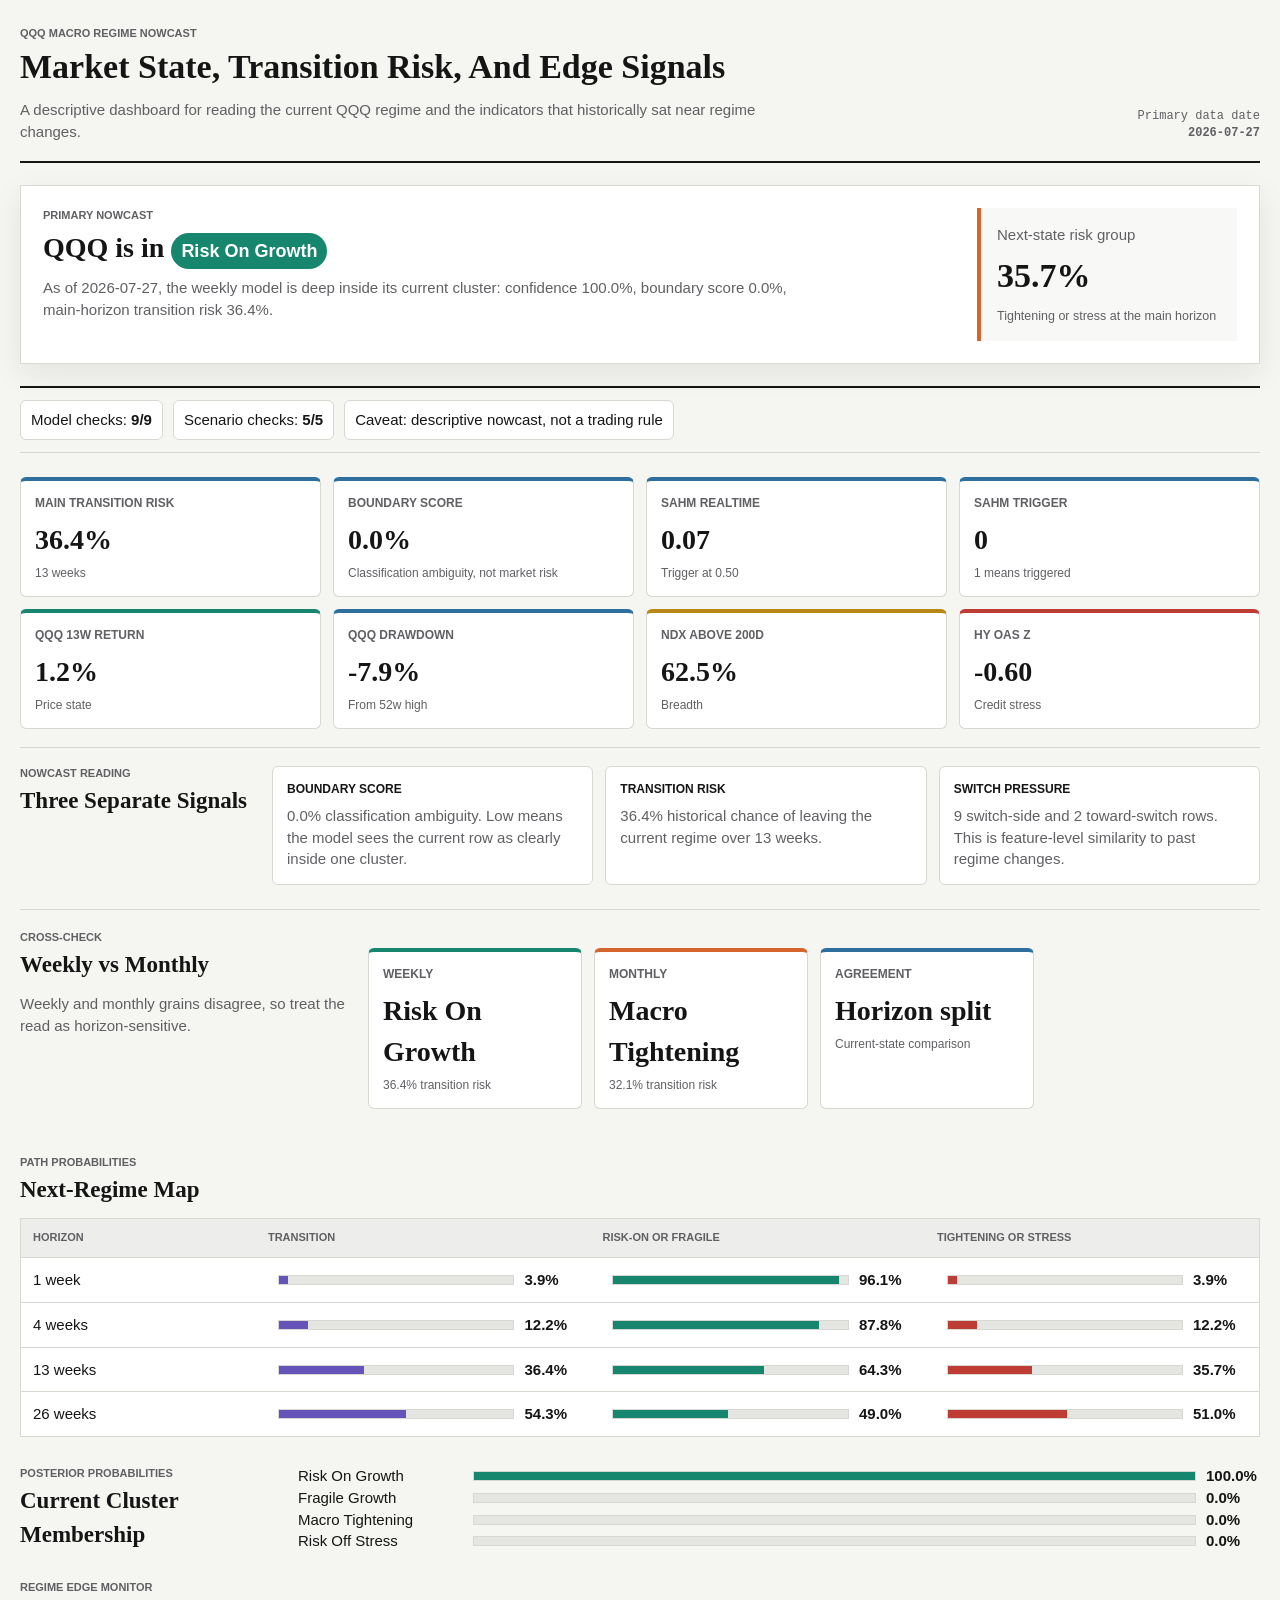
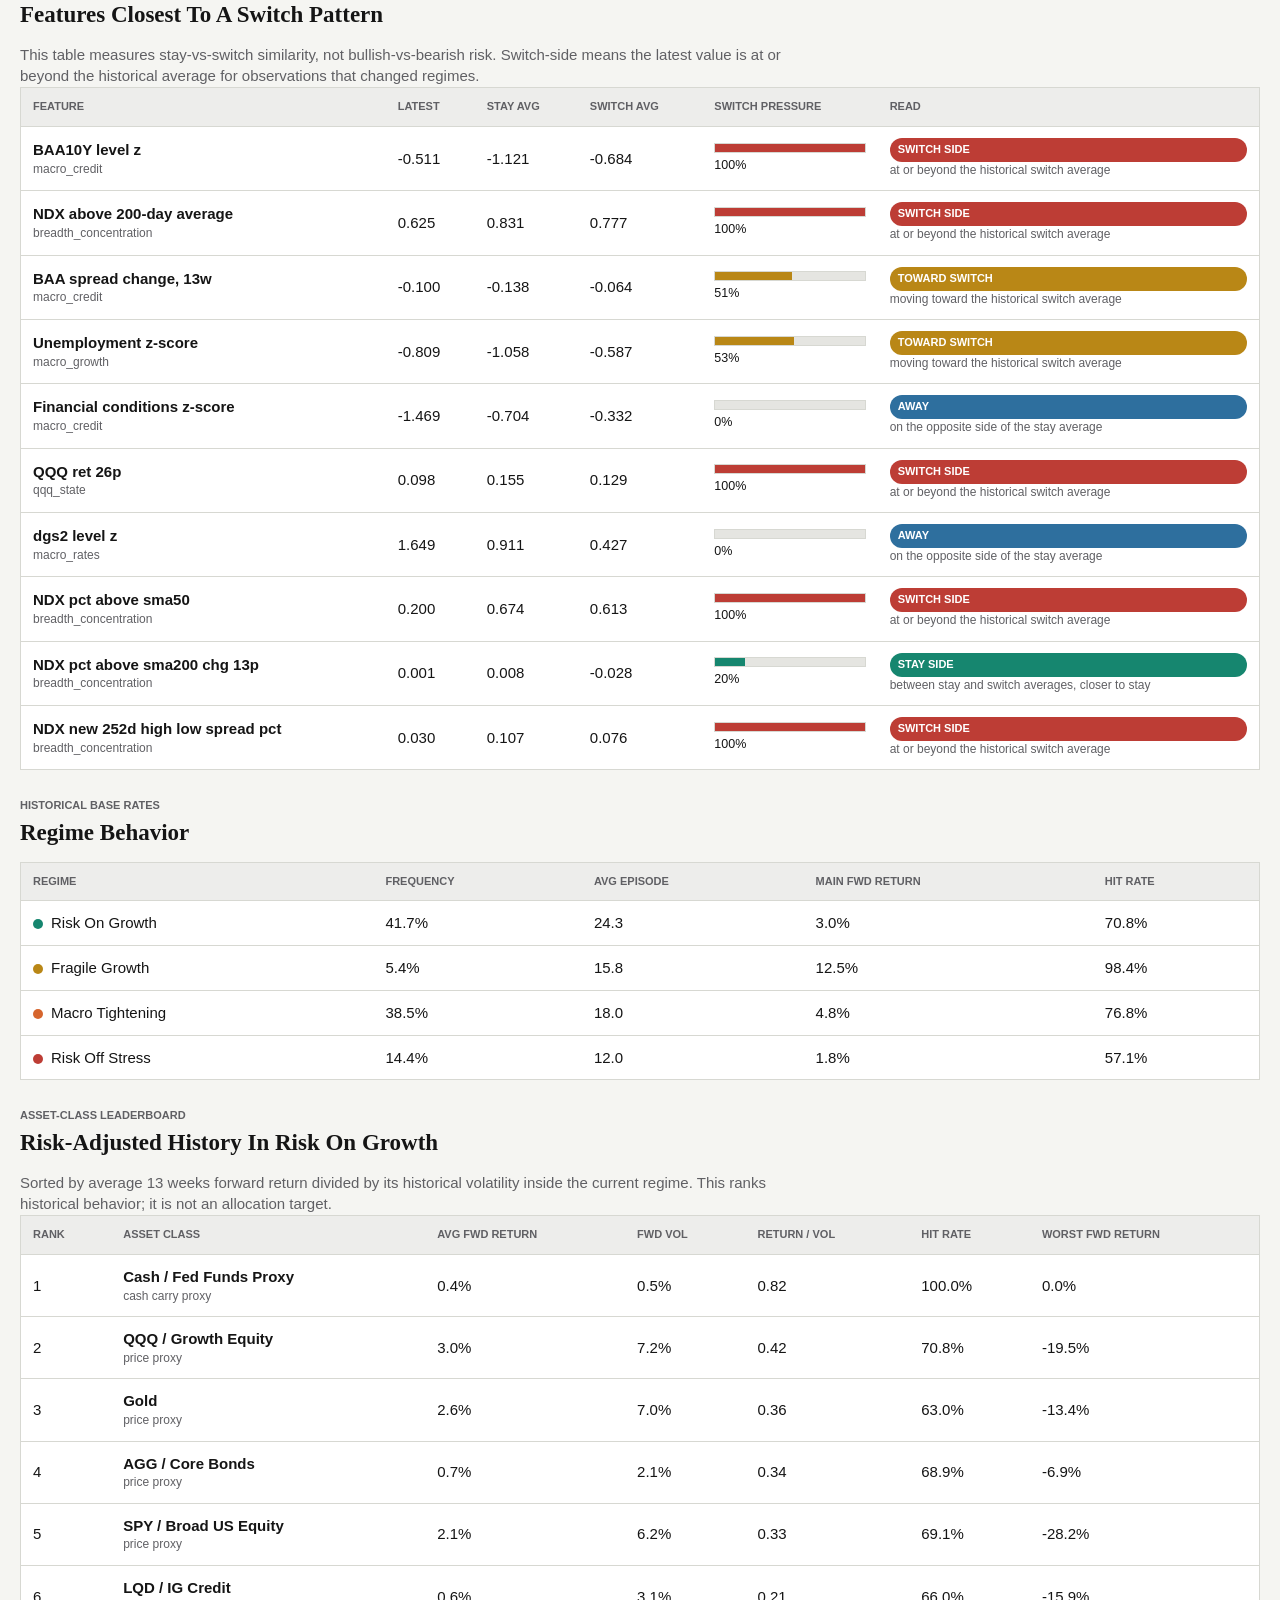
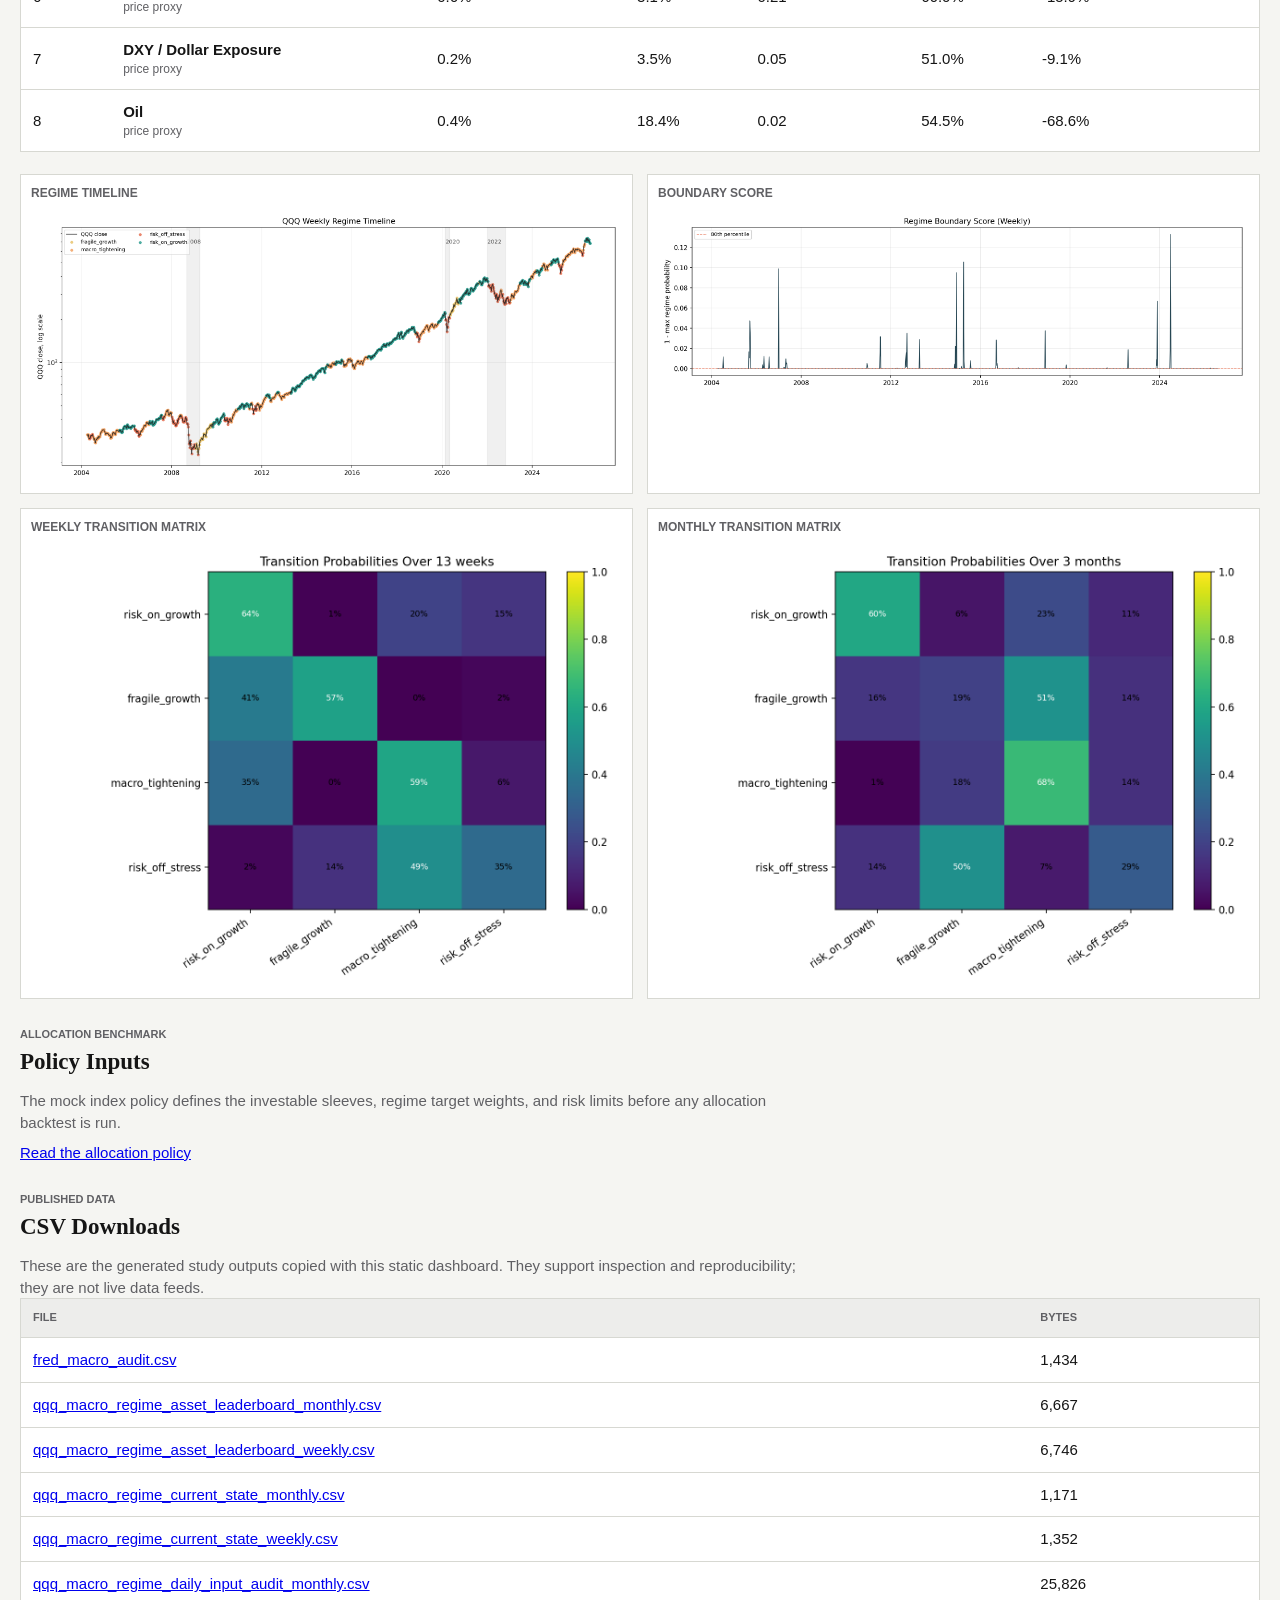
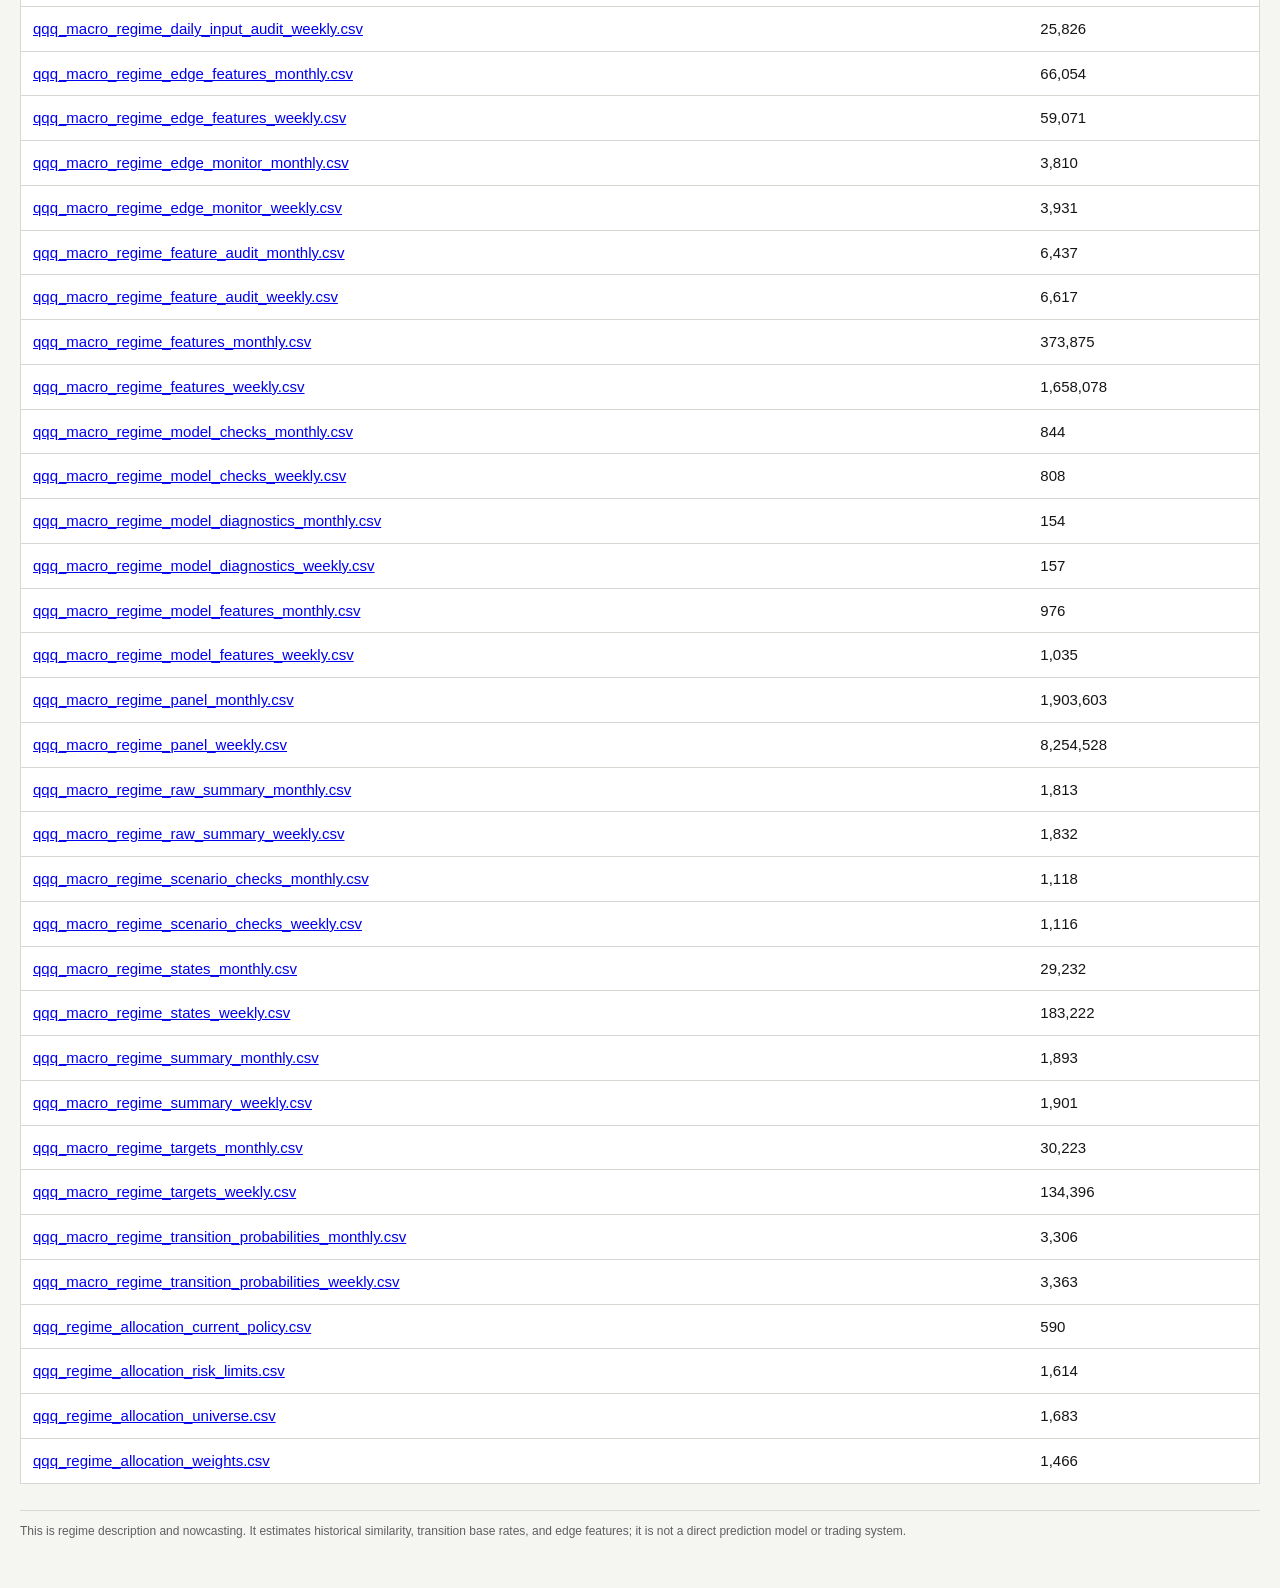
<file: docs/qqq-regime-dashboard/index.html>
<!doctype html>
<html lang="en">
<head>
  <meta charset="utf-8">
  <meta name="viewport" content="width=device-width, initial-scale=1">
  <link rel="icon" href="data:,">
  <title>QQQ Macro Regime Nowcasting Dashboard</title>
  <style>
:root {
  --bg: #f5f5f2;
  --panel: #ffffff;
  --ink: #151515;
  --muted: #606064;
  --line: #d7d8d2;
  --green: #16866f;
  --amber: #b98716;
  --orange: #d6652d;
  --red: #bd3d35;
  --blue: #2e6f9e;
  --violet: #6754b8;
  --shadow: 0 10px 28px rgba(20, 20, 20, 0.08);
}
* { box-sizing: border-box; }
body {
  margin: 0;
  color: var(--ink);
  background: var(--bg);
  font-family: Avenir Next, Aptos, Helvetica Neue, Helvetica, sans-serif;
  font-size: 15px;
  line-height: 1.45;
}
main {
  width: min(1440px, calc(100% - 40px));
  margin: 0 auto;
  padding: 26px 0 48px;
}
.masthead {
  display: grid;
  grid-template-columns: minmax(0, 1fr) auto;
  gap: 24px;
  align-items: end;
  border-bottom: 2px solid var(--ink);
  padding-bottom: 18px;
}
.masthead h1 {
  margin: 0;
  font-family: Charter, Georgia, serif;
  font-size: 34px;
  font-weight: 700;
  letter-spacing: 0;
}
.masthead p, .section p, .current-strip p {
  margin: 8px 0 0;
  color: var(--muted);
  max-width: 780px;
}
.timestamp {
  text-align: right;
  font-family: SFMono-Regular, Consolas, monospace;
  color: var(--muted);
  font-size: 12px;
}
.eyebrow {
  font-size: 11px;
  font-weight: 800;
  text-transform: uppercase;
  color: var(--muted);
  letter-spacing: 0;
}
.current-strip {
  display: grid;
  grid-template-columns: minmax(0, 1fr) 260px;
  gap: 18px;
  align-items: stretch;
  margin: 22px 0;
  padding: 22px;
  border: 1px solid var(--line);
  background: var(--panel);
  box-shadow: var(--shadow);
}
.current-strip h1 {
  margin: 4px 0 0;
  font-family: Charter, Georgia, serif;
  font-size: 28px;
  letter-spacing: 0;
}
.regime-pill, .status-badge, .regime-dot {
  border-radius: 999px;
}
.regime-pill {
  display: inline-block;
  padding: 5px 10px;
  font-family: Avenir Next, Aptos, Helvetica Neue, Helvetica, sans-serif;
  font-size: 18px;
  color: #fff;
}
.risk-on { background: var(--green); }
.fragile { background: var(--amber); }
.tightening { background: var(--orange); }
.stress { background: var(--red); }
.neutral { background: var(--blue); }
.readout-box {
  border-left: 4px solid var(--orange);
  padding: 16px;
  background: #f8f8f6;
}
.readout-box span, .readout-box small {
  display: block;
  color: var(--muted);
}
.readout-box strong {
  display: block;
  margin: 6px 0;
  font-family: Charter, Georgia, serif;
  font-size: 34px;
}
.metric-grid, .comparison-grid {
  display: grid;
  grid-template-columns: repeat(4, minmax(160px, 1fr));
  gap: 12px;
  margin: 18px 0;
}
.reading-guide {
  display: grid;
  grid-template-columns: 240px repeat(3, minmax(180px, 1fr));
  gap: 12px;
  align-items: stretch;
  margin: 18px 0 24px;
  padding-top: 18px;
  border-top: 1px solid var(--line);
}
.reading-guide h2 {
  margin: 2px 0 0;
  font-family: Charter, Georgia, serif;
  font-size: 23px;
  letter-spacing: 0;
}
.reading-guide article {
  padding: 14px;
  border: 1px solid var(--line);
  background: var(--panel);
  border-radius: 6px;
}
.reading-guide strong {
  display: block;
  margin-bottom: 6px;
  font-size: 12px;
  text-transform: uppercase;
}
.reading-guide span {
  color: var(--muted);
}
.metric {
  min-height: 118px;
  padding: 14px;
  border: 1px solid var(--line);
  background: var(--panel);
  border-radius: 6px;
  border-top: 4px solid var(--blue);
}
.metric.risk-on { border-top-color: var(--green); background: var(--panel); color: var(--ink); }
.metric.fragile { border-top-color: var(--amber); background: var(--panel); color: var(--ink); }
.metric.tightening { border-top-color: var(--orange); background: var(--panel); color: var(--ink); }
.metric.stress { border-top-color: var(--red); background: var(--panel); color: var(--ink); }
.metric-label {
  color: var(--muted);
  font-size: 12px;
  font-weight: 800;
  text-transform: uppercase;
}
.metric-value {
  margin-top: 8px;
  font-family: Charter, Georgia, serif;
  font-size: 28px;
  font-weight: 700;
}
.metric-note {
  margin-top: 4px;
  color: var(--muted);
  font-size: 12px;
}
.section {
  margin: 22px 0;
  padding-top: 6px;
}
.section h2 {
  margin: 2px 0 12px;
  font-family: Charter, Georgia, serif;
  font-size: 23px;
  letter-spacing: 0;
}
.table-note {
  margin: -4px 0 12px;
  color: var(--muted);
  max-width: 850px;
}
.split-section {
  display: grid;
  grid-template-columns: 330px minmax(0, 1fr);
  gap: 18px;
  align-items: start;
  border-top: 1px solid var(--line);
  padding-top: 20px;
}
.compact-section {
  display: grid;
  grid-template-columns: 260px minmax(0, 1fr);
  column-gap: 18px;
  align-items: center;
}
.compact-section h2 { margin-bottom: 0; }
.dashboard-table {
  width: 100%;
  border-collapse: collapse;
  background: var(--panel);
  border: 1px solid var(--line);
}
.dashboard-table th {
  text-align: left;
  font-size: 11px;
  text-transform: uppercase;
  color: var(--muted);
  background: #ededeb;
}
.dashboard-table th, .dashboard-table td {
  padding: 11px 12px;
  border-bottom: 1px solid var(--line);
  vertical-align: middle;
}
.dashboard-table td span {
  display: block;
  color: var(--muted);
  font-size: 12px;
}
.horizon-table td:nth-child(n+2) { width: 27%; }
.prob-row {
  display: grid;
  grid-template-columns: 165px minmax(120px, 1fr) 54px;
  gap: 10px;
  align-items: center;
}
.horizon-table .prob-row {
  grid-template-columns: 0 minmax(100px, 1fr) 54px;
}
.prob-track, .edge-track {
  height: 10px;
  background: #e5e5e1;
  border: 1px solid var(--line);
}
.prob-fill, .edge-fill {
  height: 100%;
  background: var(--blue);
}
.prob-fill.risk-on { background: var(--green); }
.prob-fill.fragile { background: var(--amber); }
.prob-fill.tightening { background: var(--orange); }
.prob-fill.stress { background: var(--red); }
.prob-fill.accent { background: var(--violet); }
.edge-fill.toward-switch { background: var(--amber); }
.edge-fill.switch-side { background: var(--red); }
.edge-fill.stay-side { background: var(--green); }
.edge-fill.away { background: var(--blue); }
.status-badge {
  display: inline-block;
  padding: 4px 8px;
  color: #fff !important;
  font-size: 11px !important;
  text-transform: uppercase;
  font-weight: 800;
}
.status-badge.toward-switch { background: var(--amber); }
.status-badge.switch-side { background: var(--red); }
.status-badge.stay-side { background: var(--green); }
.status-badge.away { background: var(--blue); }
.status-badge.unavailable { background: var(--muted); }
.regime-dot {
  display: inline-block !important;
  width: 10px;
  height: 10px;
  margin-right: 8px;
  vertical-align: middle;
}
.quality-strip {
  display: flex;
  gap: 10px;
  flex-wrap: wrap;
  border-top: 2px solid var(--ink);
  border-bottom: 1px solid var(--line);
  padding: 12px 0;
  margin: 18px 0 24px;
}
.quality-strip span {
  padding: 8px 10px;
  background: var(--panel);
  border: 1px solid var(--line);
  border-radius: 6px;
}
.plot-grid {
  display: grid;
  grid-template-columns: repeat(2, minmax(0, 1fr));
  gap: 14px;
  margin-top: 22px;
}
figure {
  margin: 0;
  background: var(--panel);
  border: 1px solid var(--line);
  padding: 10px;
}
figcaption {
  margin-bottom: 8px;
  color: var(--muted);
  font-size: 12px;
  font-weight: 800;
  text-transform: uppercase;
}
img {
  display: block;
  width: 100%;
  height: auto;
}
footer {
  margin-top: 26px;
  color: var(--muted);
  font-size: 12px;
  border-top: 1px solid var(--line);
  padding-top: 12px;
}
@media (max-width: 980px) {
  main { width: min(100% - 24px, 760px); }
  .masthead, .current-strip, .split-section, .compact-section, .reading-guide { grid-template-columns: 1fr; }
  .timestamp { text-align: left; }
  .metric-grid, .comparison-grid, .plot-grid { grid-template-columns: 1fr 1fr; }
  .prob-row { grid-template-columns: 120px minmax(80px, 1fr) 50px; }
  .dashboard-table { font-size: 13px; }
}
@media (max-width: 640px) {
  main { width: min(100% - 16px, 560px); padding-top: 16px; }
  .masthead h1 { font-size: 28px; }
  .current-strip h1 { font-size: 23px; }
  .metric-grid, .comparison-grid, .plot-grid { grid-template-columns: 1fr; }
  .dashboard-table { display: block; overflow-x: auto; white-space: nowrap; }
}
</style>
</head>
<body>
  <main>
    <header class="masthead">
      <div>
        <div class="eyebrow">QQQ macro regime nowcast</div>
        <h1>Market State, Transition Risk, And Edge Signals</h1>
        <p>A descriptive dashboard for reading the current QQQ regime and the indicators that historically sat near regime changes.</p>
      </div>
      <div class="timestamp">
        <div>Primary data date</div>
        <strong>2026-07-27</strong>
      </div>
    </header>
    <section class="current-strip"><div><div class="eyebrow">Primary nowcast</div><h1>QQQ is in <span class="regime-pill risk-on">Risk On Growth</span></h1><p>As of 2026-07-27, the weekly model is deep inside its current cluster: confidence 100.0%, boundary score 0.0%, main-horizon transition risk 36.4%.</p></div><div class="readout-box"><span>Next-state risk group</span><strong>35.7%</strong><small>Tightening or stress at the main horizon</small></div></section>
    <section class="quality-strip"><span>Model checks: <strong>9/9</strong></span><span>Scenario checks: <strong>5/5</strong></span><span>Caveat: descriptive nowcast, not a trading rule</span></section>
    <section class="metric-grid"><article class="metric neutral"><div class="metric-label">Main transition risk</div><div class="metric-value">36.4%</div><div class="metric-note">13 weeks</div></article><article class="metric neutral"><div class="metric-label">Boundary score</div><div class="metric-value">0.0%</div><div class="metric-note">Classification ambiguity, not market risk</div></article><article class="metric neutral"><div class="metric-label">Sahm realtime</div><div class="metric-value">0.07</div><div class="metric-note">Trigger at 0.50</div></article><article class="metric neutral"><div class="metric-label">Sahm trigger</div><div class="metric-value">0</div><div class="metric-note">1 means triggered</div></article><article class="metric risk-on"><div class="metric-label">QQQ 13w return</div><div class="metric-value">1.2%</div><div class="metric-note">Price state</div></article><article class="metric neutral"><div class="metric-label">QQQ drawdown</div><div class="metric-value">-7.9%</div><div class="metric-note">From 52w high</div></article><article class="metric fragile"><div class="metric-label">NDX above 200d</div><div class="metric-value">62.5%</div><div class="metric-note">Breadth</div></article><article class="metric stress"><div class="metric-label">HY OAS z</div><div class="metric-value">-0.60</div><div class="metric-note">Credit stress</div></article></section>
    <section class="reading-guide"><div><div class="eyebrow">Nowcast reading</div><h2>Three Separate Signals</h2></div><article><strong>Boundary score</strong><span>0.0% classification ambiguity. Low means the model sees the current row as clearly inside one cluster.</span></article><article><strong>Transition risk</strong><span>36.4% historical chance of leaving the current regime over 13 weeks.</span></article><article><strong>Switch pressure</strong><span>9 switch-side and 2 toward-switch rows. This is feature-level similarity to past regime changes.</span></article></section>
    <section class="section split-section"><div><div class="eyebrow">Cross-check</div><h2>Weekly vs Monthly</h2><p>Weekly and monthly grains disagree, so treat the read as horizon-sensitive.</p></div><div class="comparison-grid"><article class="metric risk-on"><div class="metric-label">Weekly</div><div class="metric-value">Risk On Growth</div><div class="metric-note">36.4% transition risk</div></article><article class="metric tightening"><div class="metric-label">Monthly</div><div class="metric-value">Macro Tightening</div><div class="metric-note">32.1% transition risk</div></article><article class="metric neutral"><div class="metric-label">Agreement</div><div class="metric-value">Horizon split</div><div class="metric-note">Current-state comparison</div></article></div></section>
    <section class="section"><div class="section-heading"><div><div class="eyebrow">Path probabilities</div><h2>Next-Regime Map</h2></div></div><table class="dashboard-table horizon-table"><thead><tr><th>Horizon</th><th>Transition</th><th>Risk-on or fragile</th><th>Tightening or stress</th></tr></thead><tbody><tr><td>1 week</td><td><div class="prob-row"><span></span><div class="prob-track"><div class="prob-fill accent" style="width:3.9%"></div></div><strong>3.9%</strong></div></td><td><div class="prob-row"><span></span><div class="prob-track"><div class="prob-fill risk-on" style="width:96.1%"></div></div><strong>96.1%</strong></div></td><td><div class="prob-row"><span></span><div class="prob-track"><div class="prob-fill stress" style="width:3.9%"></div></div><strong>3.9%</strong></div></td></tr><tr><td>4 weeks</td><td><div class="prob-row"><span></span><div class="prob-track"><div class="prob-fill accent" style="width:12.2%"></div></div><strong>12.2%</strong></div></td><td><div class="prob-row"><span></span><div class="prob-track"><div class="prob-fill risk-on" style="width:87.8%"></div></div><strong>87.8%</strong></div></td><td><div class="prob-row"><span></span><div class="prob-track"><div class="prob-fill stress" style="width:12.2%"></div></div><strong>12.2%</strong></div></td></tr><tr><td>13 weeks</td><td><div class="prob-row"><span></span><div class="prob-track"><div class="prob-fill accent" style="width:36.4%"></div></div><strong>36.4%</strong></div></td><td><div class="prob-row"><span></span><div class="prob-track"><div class="prob-fill risk-on" style="width:64.3%"></div></div><strong>64.3%</strong></div></td><td><div class="prob-row"><span></span><div class="prob-track"><div class="prob-fill stress" style="width:35.7%"></div></div><strong>35.7%</strong></div></td></tr><tr><td>26 weeks</td><td><div class="prob-row"><span></span><div class="prob-track"><div class="prob-fill accent" style="width:54.3%"></div></div><strong>54.3%</strong></div></td><td><div class="prob-row"><span></span><div class="prob-track"><div class="prob-fill risk-on" style="width:49.0%"></div></div><strong>49.0%</strong></div></td><td><div class="prob-row"><span></span><div class="prob-track"><div class="prob-fill stress" style="width:51.0%"></div></div><strong>51.0%</strong></div></td></tr></tbody></table></section>
    <section class="section compact-section"><div><div class="eyebrow">Posterior probabilities</div><h2>Current Cluster Membership</h2></div><div class="probability-panel"><div class="prob-row"><span>Risk On Growth</span><div class="prob-track"><div class="prob-fill risk-on" style="width:100.0%"></div></div><strong>100.0%</strong></div><div class="prob-row"><span>Fragile Growth</span><div class="prob-track"><div class="prob-fill fragile" style="width:0.0%"></div></div><strong>0.0%</strong></div><div class="prob-row"><span>Macro Tightening</span><div class="prob-track"><div class="prob-fill tightening" style="width:0.0%"></div></div><strong>0.0%</strong></div><div class="prob-row"><span>Risk Off Stress</span><div class="prob-track"><div class="prob-fill stress" style="width:0.0%"></div></div><strong>0.0%</strong></div></div></section>
    <section class="section"><div class="section-heading"><div><div class="eyebrow">Regime edge monitor</div><h2>Features Closest To A Switch Pattern</h2></div></div><p class="table-note">This table measures stay-vs-switch similarity, not bullish-vs-bearish risk. Switch-side means the latest value is at or beyond the historical average for observations that changed regimes.</p><table class="dashboard-table edge-table"><thead><tr><th>Feature</th><th>Latest</th><th>Stay avg</th><th>Switch avg</th><th>Switch pressure</th><th>Read</th></tr></thead><tbody><tr><td><strong>BAA10Y level z</strong><span>macro_credit</span></td><td>-0.511</td><td>-1.121</td><td>-0.684</td><td><div class="edge-track"><div class="edge-fill switch-side" style="width:100.0%"></div></div><small>100%</small></td><td><span class="status-badge switch-side">switch side</span><span>at or beyond the historical switch average</span></td></tr><tr><td><strong>NDX above 200-day average</strong><span>breadth_concentration</span></td><td>0.625</td><td>0.831</td><td>0.777</td><td><div class="edge-track"><div class="edge-fill switch-side" style="width:100.0%"></div></div><small>100%</small></td><td><span class="status-badge switch-side">switch side</span><span>at or beyond the historical switch average</span></td></tr><tr><td><strong>BAA spread change, 13w</strong><span>macro_credit</span></td><td>-0.100</td><td>-0.138</td><td>-0.064</td><td><div class="edge-track"><div class="edge-fill toward-switch" style="width:51.4%"></div></div><small>51%</small></td><td><span class="status-badge toward-switch">toward switch</span><span>moving toward the historical switch average</span></td></tr><tr><td><strong>Unemployment z-score</strong><span>macro_growth</span></td><td>-0.809</td><td>-1.058</td><td>-0.587</td><td><div class="edge-track"><div class="edge-fill toward-switch" style="width:52.7%"></div></div><small>53%</small></td><td><span class="status-badge toward-switch">toward switch</span><span>moving toward the historical switch average</span></td></tr><tr><td><strong>Financial conditions z-score</strong><span>macro_credit</span></td><td>-1.469</td><td>-0.704</td><td>-0.332</td><td><div class="edge-track"><div class="edge-fill away" style="width:0.0%"></div></div><small>0%</small></td><td><span class="status-badge away">away</span><span>on the opposite side of the stay average</span></td></tr><tr><td><strong>QQQ ret 26p</strong><span>qqq_state</span></td><td>0.098</td><td>0.155</td><td>0.129</td><td><div class="edge-track"><div class="edge-fill switch-side" style="width:100.0%"></div></div><small>100%</small></td><td><span class="status-badge switch-side">switch side</span><span>at or beyond the historical switch average</span></td></tr><tr><td><strong>dgs2 level z</strong><span>macro_rates</span></td><td>1.649</td><td>0.911</td><td>0.427</td><td><div class="edge-track"><div class="edge-fill away" style="width:0.0%"></div></div><small>0%</small></td><td><span class="status-badge away">away</span><span>on the opposite side of the stay average</span></td></tr><tr><td><strong>NDX pct above sma50</strong><span>breadth_concentration</span></td><td>0.200</td><td>0.674</td><td>0.613</td><td><div class="edge-track"><div class="edge-fill switch-side" style="width:100.0%"></div></div><small>100%</small></td><td><span class="status-badge switch-side">switch side</span><span>at or beyond the historical switch average</span></td></tr><tr><td><strong>NDX pct above sma200 chg 13p</strong><span>breadth_concentration</span></td><td>0.001</td><td>0.008</td><td>-0.028</td><td><div class="edge-track"><div class="edge-fill stay-side" style="width:19.7%"></div></div><small>20%</small></td><td><span class="status-badge stay-side">stay side</span><span>between stay and switch averages, closer to stay</span></td></tr><tr><td><strong>NDX new 252d high low spread pct</strong><span>breadth_concentration</span></td><td>0.030</td><td>0.107</td><td>0.076</td><td><div class="edge-track"><div class="edge-fill switch-side" style="width:100.0%"></div></div><small>100%</small></td><td><span class="status-badge switch-side">switch side</span><span>at or beyond the historical switch average</span></td></tr></tbody></table></section>
    <section class="section"><div class="eyebrow">Historical base rates</div><h2>Regime Behavior</h2><table class="dashboard-table"><thead><tr><th>Regime</th><th>Frequency</th><th>Avg episode</th><th>Main fwd return</th><th>Hit rate</th></tr></thead><tbody><tr><td><span class="regime-dot risk-on"></span>Risk On Growth</td><td>41.7%</td><td>24.3</td><td>3.0%</td><td>70.8%</td></tr><tr><td><span class="regime-dot fragile"></span>Fragile Growth</td><td>5.4%</td><td>15.8</td><td>12.5%</td><td>98.4%</td></tr><tr><td><span class="regime-dot tightening"></span>Macro Tightening</td><td>38.5%</td><td>18.0</td><td>4.8%</td><td>76.8%</td></tr><tr><td><span class="regime-dot stress"></span>Risk Off Stress</td><td>14.4%</td><td>12.0</td><td>1.8%</td><td>57.1%</td></tr></tbody></table></section>
    <section class="section"><div class="eyebrow">Asset-class leaderboard</div><h2>Risk-Adjusted History In Risk On Growth</h2><p class="table-note">Sorted by average 13 weeks forward return divided by its historical volatility inside the current regime. This ranks historical behavior; it is not an allocation target.</p><table class="dashboard-table"><thead><tr><th>Rank</th><th>Asset class</th><th>Avg fwd return</th><th>Fwd vol</th><th>Return / vol</th><th>Hit rate</th><th>Worst fwd return</th></tr></thead><tbody><tr><td>1</td><td><strong>Cash / Fed Funds Proxy</strong><span>cash carry proxy</span></td><td>0.4%</td><td>0.5%</td><td>0.82</td><td>100.0%</td><td>0.0%</td></tr><tr><td>2</td><td><strong>QQQ / Growth Equity</strong><span>price proxy</span></td><td>3.0%</td><td>7.2%</td><td>0.42</td><td>70.8%</td><td>-19.5%</td></tr><tr><td>3</td><td><strong>Gold</strong><span>price proxy</span></td><td>2.6%</td><td>7.0%</td><td>0.36</td><td>63.0%</td><td>-13.4%</td></tr><tr><td>4</td><td><strong>AGG / Core Bonds</strong><span>price proxy</span></td><td>0.7%</td><td>2.1%</td><td>0.34</td><td>68.9%</td><td>-6.9%</td></tr><tr><td>5</td><td><strong>SPY / Broad US Equity</strong><span>price proxy</span></td><td>2.1%</td><td>6.2%</td><td>0.33</td><td>69.1%</td><td>-28.2%</td></tr><tr><td>6</td><td><strong>LQD / IG Credit</strong><span>price proxy</span></td><td>0.6%</td><td>3.1%</td><td>0.21</td><td>66.0%</td><td>-15.9%</td></tr><tr><td>7</td><td><strong>DXY / Dollar Exposure</strong><span>price proxy</span></td><td>0.2%</td><td>3.5%</td><td>0.05</td><td>51.0%</td><td>-9.1%</td></tr><tr><td>8</td><td><strong>Oil</strong><span>price proxy</span></td><td>0.4%</td><td>18.4%</td><td>0.02</td><td>54.5%</td><td>-68.6%</td></tr></tbody></table></section>
    <section class="plot-grid"><figure><figcaption>Regime timeline</figcaption><img src="plots/qqq_regime_timeline_weekly.png" alt="QQQ weekly regime timeline"></figure><figure><figcaption>Boundary score</figcaption><img src="plots/qqq_boundary_score_weekly.png" alt="QQQ weekly boundary score"></figure><figure><figcaption>Weekly transition matrix</figcaption><img src="plots/qqq_transition_heatmap_13p_weekly.png" alt="Weekly transition heatmap"></figure><figure><figcaption>Monthly transition matrix</figcaption><img src="plots/qqq_transition_heatmap_3p_monthly.png" alt="Monthly transition heatmap"></figure></section>
    <section class="section">
  <div class="eyebrow">Allocation benchmark</div>
  <h2>Policy Inputs</h2>
  <p class="table-note">The mock index policy defines the investable sleeves, regime target weights, and risk limits before any allocation backtest is run.</p>
  <p><a href="allocation_policy.md">Read the allocation policy</a></p>
</section>
<section class="section">
  <div class="eyebrow">Published data</div>
  <h2>CSV Downloads</h2>
  <p class="table-note">These are the generated study outputs copied with this static dashboard. They support inspection and reproducibility; they are not live data feeds.</p>
  <table class="dashboard-table">
    <thead><tr><th>File</th><th>Bytes</th></tr></thead>
    <tbody><tr><td><a href="data/fred_macro_audit.csv">fred_macro_audit.csv</a></td><td>1,434</td></tr><tr><td><a href="data/qqq_macro_regime_asset_leaderboard_monthly.csv">qqq_macro_regime_asset_leaderboard_monthly.csv</a></td><td>6,667</td></tr><tr><td><a href="data/qqq_macro_regime_asset_leaderboard_weekly.csv">qqq_macro_regime_asset_leaderboard_weekly.csv</a></td><td>6,746</td></tr><tr><td><a href="data/qqq_macro_regime_current_state_monthly.csv">qqq_macro_regime_current_state_monthly.csv</a></td><td>1,171</td></tr><tr><td><a href="data/qqq_macro_regime_current_state_weekly.csv">qqq_macro_regime_current_state_weekly.csv</a></td><td>1,352</td></tr><tr><td><a href="data/qqq_macro_regime_daily_input_audit_monthly.csv">qqq_macro_regime_daily_input_audit_monthly.csv</a></td><td>25,826</td></tr><tr><td><a href="data/qqq_macro_regime_daily_input_audit_weekly.csv">qqq_macro_regime_daily_input_audit_weekly.csv</a></td><td>25,826</td></tr><tr><td><a href="data/qqq_macro_regime_edge_features_monthly.csv">qqq_macro_regime_edge_features_monthly.csv</a></td><td>66,054</td></tr><tr><td><a href="data/qqq_macro_regime_edge_features_weekly.csv">qqq_macro_regime_edge_features_weekly.csv</a></td><td>59,071</td></tr><tr><td><a href="data/qqq_macro_regime_edge_monitor_monthly.csv">qqq_macro_regime_edge_monitor_monthly.csv</a></td><td>3,810</td></tr><tr><td><a href="data/qqq_macro_regime_edge_monitor_weekly.csv">qqq_macro_regime_edge_monitor_weekly.csv</a></td><td>3,931</td></tr><tr><td><a href="data/qqq_macro_regime_feature_audit_monthly.csv">qqq_macro_regime_feature_audit_monthly.csv</a></td><td>6,437</td></tr><tr><td><a href="data/qqq_macro_regime_feature_audit_weekly.csv">qqq_macro_regime_feature_audit_weekly.csv</a></td><td>6,617</td></tr><tr><td><a href="data/qqq_macro_regime_features_monthly.csv">qqq_macro_regime_features_monthly.csv</a></td><td>373,875</td></tr><tr><td><a href="data/qqq_macro_regime_features_weekly.csv">qqq_macro_regime_features_weekly.csv</a></td><td>1,658,078</td></tr><tr><td><a href="data/qqq_macro_regime_model_checks_monthly.csv">qqq_macro_regime_model_checks_monthly.csv</a></td><td>844</td></tr><tr><td><a href="data/qqq_macro_regime_model_checks_weekly.csv">qqq_macro_regime_model_checks_weekly.csv</a></td><td>808</td></tr><tr><td><a href="data/qqq_macro_regime_model_diagnostics_monthly.csv">qqq_macro_regime_model_diagnostics_monthly.csv</a></td><td>154</td></tr><tr><td><a href="data/qqq_macro_regime_model_diagnostics_weekly.csv">qqq_macro_regime_model_diagnostics_weekly.csv</a></td><td>157</td></tr><tr><td><a href="data/qqq_macro_regime_model_features_monthly.csv">qqq_macro_regime_model_features_monthly.csv</a></td><td>976</td></tr><tr><td><a href="data/qqq_macro_regime_model_features_weekly.csv">qqq_macro_regime_model_features_weekly.csv</a></td><td>1,035</td></tr><tr><td><a href="data/qqq_macro_regime_panel_monthly.csv">qqq_macro_regime_panel_monthly.csv</a></td><td>1,903,603</td></tr><tr><td><a href="data/qqq_macro_regime_panel_weekly.csv">qqq_macro_regime_panel_weekly.csv</a></td><td>8,254,528</td></tr><tr><td><a href="data/qqq_macro_regime_raw_summary_monthly.csv">qqq_macro_regime_raw_summary_monthly.csv</a></td><td>1,813</td></tr><tr><td><a href="data/qqq_macro_regime_raw_summary_weekly.csv">qqq_macro_regime_raw_summary_weekly.csv</a></td><td>1,832</td></tr><tr><td><a href="data/qqq_macro_regime_scenario_checks_monthly.csv">qqq_macro_regime_scenario_checks_monthly.csv</a></td><td>1,118</td></tr><tr><td><a href="data/qqq_macro_regime_scenario_checks_weekly.csv">qqq_macro_regime_scenario_checks_weekly.csv</a></td><td>1,116</td></tr><tr><td><a href="data/qqq_macro_regime_states_monthly.csv">qqq_macro_regime_states_monthly.csv</a></td><td>29,232</td></tr><tr><td><a href="data/qqq_macro_regime_states_weekly.csv">qqq_macro_regime_states_weekly.csv</a></td><td>183,222</td></tr><tr><td><a href="data/qqq_macro_regime_summary_monthly.csv">qqq_macro_regime_summary_monthly.csv</a></td><td>1,893</td></tr><tr><td><a href="data/qqq_macro_regime_summary_weekly.csv">qqq_macro_regime_summary_weekly.csv</a></td><td>1,901</td></tr><tr><td><a href="data/qqq_macro_regime_targets_monthly.csv">qqq_macro_regime_targets_monthly.csv</a></td><td>30,223</td></tr><tr><td><a href="data/qqq_macro_regime_targets_weekly.csv">qqq_macro_regime_targets_weekly.csv</a></td><td>134,396</td></tr><tr><td><a href="data/qqq_macro_regime_transition_probabilities_monthly.csv">qqq_macro_regime_transition_probabilities_monthly.csv</a></td><td>3,306</td></tr><tr><td><a href="data/qqq_macro_regime_transition_probabilities_weekly.csv">qqq_macro_regime_transition_probabilities_weekly.csv</a></td><td>3,363</td></tr><tr><td><a href="data/qqq_regime_allocation_current_policy.csv">qqq_regime_allocation_current_policy.csv</a></td><td>590</td></tr><tr><td><a href="data/qqq_regime_allocation_risk_limits.csv">qqq_regime_allocation_risk_limits.csv</a></td><td>1,614</td></tr><tr><td><a href="data/qqq_regime_allocation_universe.csv">qqq_regime_allocation_universe.csv</a></td><td>1,683</td></tr><tr><td><a href="data/qqq_regime_allocation_weights.csv">qqq_regime_allocation_weights.csv</a></td><td>1,466</td></tr></tbody>
  </table>
</section>
<footer>
      This is regime description and nowcasting. It estimates historical similarity, transition base rates, and edge features; it is not a direct prediction model or trading system.
    </footer>
  </main>
</body>
</html>
</file>
<file: docs/assets/css/style.css>
:root {
  color-scheme: light;
  --ink: #171a1f;
  --muted: #5c6675;
  --line: #d9dee8;
  --paper: #ffffff;
  --page: #f7f8fb;
  --teal: #006d77;
  --red: #9b2226;
  --gold: #ee9b00;
  --green: #2a9d8f;
  --code: #eef2f7;
  --shadow: 0 24px 80px rgba(23, 26, 31, 0.12);
  font-family:
    Inter, ui-sans-serif, system-ui, -apple-system, BlinkMacSystemFont,
    "Segoe UI", sans-serif;
}

* {
  box-sizing: border-box;
}

html {
  scroll-behavior: smooth;
}

body {
  margin: 0;
  color: var(--ink);
  background: var(--page);
  line-height: 1.65;
}

img {
  display: block;
  max-width: 100%;
}

a {
  color: var(--teal);
}

.site-hero {
  background:
    linear-gradient(90deg, rgba(0, 109, 119, 0.08), rgba(155, 34, 38, 0.05)),
    var(--paper);
  border-bottom: 1px solid var(--line);
}

.hero-inner {
  display: grid;
  grid-template-columns: minmax(0, 1.15fr) minmax(320px, 0.85fr);
  gap: 48px;
  align-items: center;
  width: min(1180px, calc(100% - 40px));
  min-height: 78vh;
  margin: 0 auto;
  padding: 56px 0 64px;
}

.eyebrow {
  margin: 0 0 14px;
  color: var(--red);
  font-size: 0.78rem;
  font-weight: 800;
  letter-spacing: 0;
  text-transform: uppercase;
}

h1,
h2,
h3 {
  line-height: 1.15;
}

h1 {
  max-width: 760px;
  margin: 0;
  font-family: Georgia, "Times New Roman", serif;
  font-size: clamp(2.35rem, 5vw, 4.85rem);
  font-weight: 700;
}

.hero-lede {
  max-width: 720px;
  margin: 24px 0 0;
  color: var(--muted);
  font-size: 1.18rem;
}

.quick-links {
  display: flex;
  flex-wrap: wrap;
  gap: 10px;
  margin-top: 28px;
}

.quick-links a {
  display: inline-flex;
  align-items: center;
  min-height: 42px;
  padding: 9px 14px;
  color: var(--ink);
  background: var(--paper);
  border: 1px solid var(--line);
  border-left: 4px solid var(--teal);
  border-radius: 6px;
  font-size: 0.92rem;
  font-weight: 750;
  text-decoration: none;
}

.hero-figure {
  margin: 0;
  padding: 14px;
  background: var(--paper);
  border: 1px solid var(--line);
  border-radius: 8px;
  box-shadow: var(--shadow);
}

.hero-figure img {
  border: 1px solid var(--line);
  border-radius: 4px;
}

figcaption {
  margin-top: 10px;
  color: var(--muted);
  font-size: 0.84rem;
}

.principles {
  background: var(--ink);
  color: var(--paper);
}

.principles-inner {
  display: grid;
  grid-template-columns: repeat(4, minmax(0, 1fr));
  gap: 1px;
  width: min(1180px, calc(100% - 40px));
  margin: 0 auto;
  padding: 1px 0;
}

.principles-inner > div {
  min-height: 240px;
  padding: 28px;
  background: #222832;
}

.principle-number {
  color: var(--gold);
  font-family: Georgia, "Times New Roman", serif;
  font-size: 2rem;
  font-weight: 700;
}

.principles h2 {
  margin: 18px 0 12px;
  font-size: 1.1rem;
}

.principles p {
  margin: 0;
  color: #d7dde8;
}

.page-shell {
  display: grid;
  grid-template-columns: 250px minmax(0, 820px);
  gap: 48px;
  align-items: start;
  width: min(1180px, calc(100% - 40px));
  margin: 0 auto;
  padding: 56px 0 72px;
}

.toc-panel {
  position: sticky;
  top: 18px;
  max-height: calc(100vh - 36px);
  overflow: auto;
  padding: 18px 0;
}

.toc-title {
  margin: 0 0 12px;
  color: var(--red);
  font-size: 0.76rem;
  font-weight: 850;
  text-transform: uppercase;
}

.toc-list {
  display: grid;
  gap: 7px;
  margin: 0;
  padding: 0;
  list-style: none;
}

.toc-list a {
  display: block;
  padding: 8px 10px;
  color: var(--muted);
  border-left: 3px solid transparent;
  font-size: 0.88rem;
  line-height: 1.25;
  text-decoration: none;
}

.toc-list a:hover {
  color: var(--ink);
  background: rgba(0, 109, 119, 0.08);
  border-left-color: var(--teal);
}

.article {
  min-width: 0;
  padding: 44px;
  background: var(--paper);
  border: 1px solid var(--line);
  border-radius: 8px;
}

.article h2 {
  margin: 54px 0 14px;
  padding-top: 8px;
  font-family: Georgia, "Times New Roman", serif;
  font-size: 2rem;
}

.article h2:first-child {
  margin-top: 0;
}

.article h3 {
  margin: 34px 0 10px;
  color: var(--teal);
  font-size: 1.2rem;
}

.article p,
.article li {
  font-size: 1.02rem;
}

.article blockquote {
  margin: 28px 0;
  padding: 18px 22px;
  background: rgba(42, 157, 143, 0.1);
  border-left: 5px solid var(--green);
  border-radius: 6px;
}

.article blockquote p {
  margin: 0;
  font-weight: 700;
}

.article table {
  display: block;
  width: 100%;
  overflow-x: auto;
  border-collapse: collapse;
  margin: 24px 0;
}

.article th,
.article td {
  padding: 10px 12px;
  border: 1px solid var(--line);
  text-align: left;
  vertical-align: top;
}

.article th {
  background: #edf3f5;
}

.article code {
  padding: 0.14em 0.34em;
  background: var(--code);
  border-radius: 4px;
  font-size: 0.92em;
}

.article pre {
  overflow-x: auto;
  margin: 24px 0;
  padding: 18px;
  color: #f5f7fb;
  background: #171a1f;
  border-radius: 8px;
}

.article pre code {
  padding: 0;
  color: inherit;
  background: transparent;
}

.chart-strip {
  padding: 60px 0;
  background: var(--paper);
  border-top: 1px solid var(--line);
}

.chart-strip-inner {
  display: grid;
  grid-template-columns: minmax(0, 0.72fr) minmax(320px, 1fr);
  gap: 36px;
  align-items: center;
  width: min(1180px, calc(100% - 40px));
  margin: 0 auto;
}

.chart-strip h2 {
  margin: 0;
  font-family: Georgia, "Times New Roman", serif;
  font-size: clamp(2rem, 4vw, 3.7rem);
}

.chart-strip p:not(.eyebrow) {
  color: var(--muted);
  font-size: 1.08rem;
}

.chart-strip figure {
  margin: 0;
  padding: 12px;
  border: 1px solid var(--line);
  border-radius: 8px;
}

.site-footer {
  padding: 28px 20px;
  color: var(--muted);
  text-align: center;
}

@media (max-width: 920px) {
  .hero-inner,
  .page-shell,
  .chart-strip-inner {
    grid-template-columns: 1fr;
  }

  .hero-inner {
    min-height: 0;
  }

  .principles-inner {
    grid-template-columns: repeat(2, minmax(0, 1fr));
  }

  .toc-panel {
    position: static;
    max-height: none;
    padding: 0;
  }

  .toc-list {
    grid-template-columns: repeat(2, minmax(0, 1fr));
  }
}

@media (max-width: 640px) {
  .hero-inner,
  .principles-inner,
  .page-shell,
  .chart-strip-inner {
    width: min(100% - 28px, 1180px);
  }

  .principles-inner,
  .toc-list {
    grid-template-columns: 1fr;
  }

  .article {
    padding: 26px 18px;
  }

  .article h2 {
    font-size: 1.55rem;
  }
}
</file>
